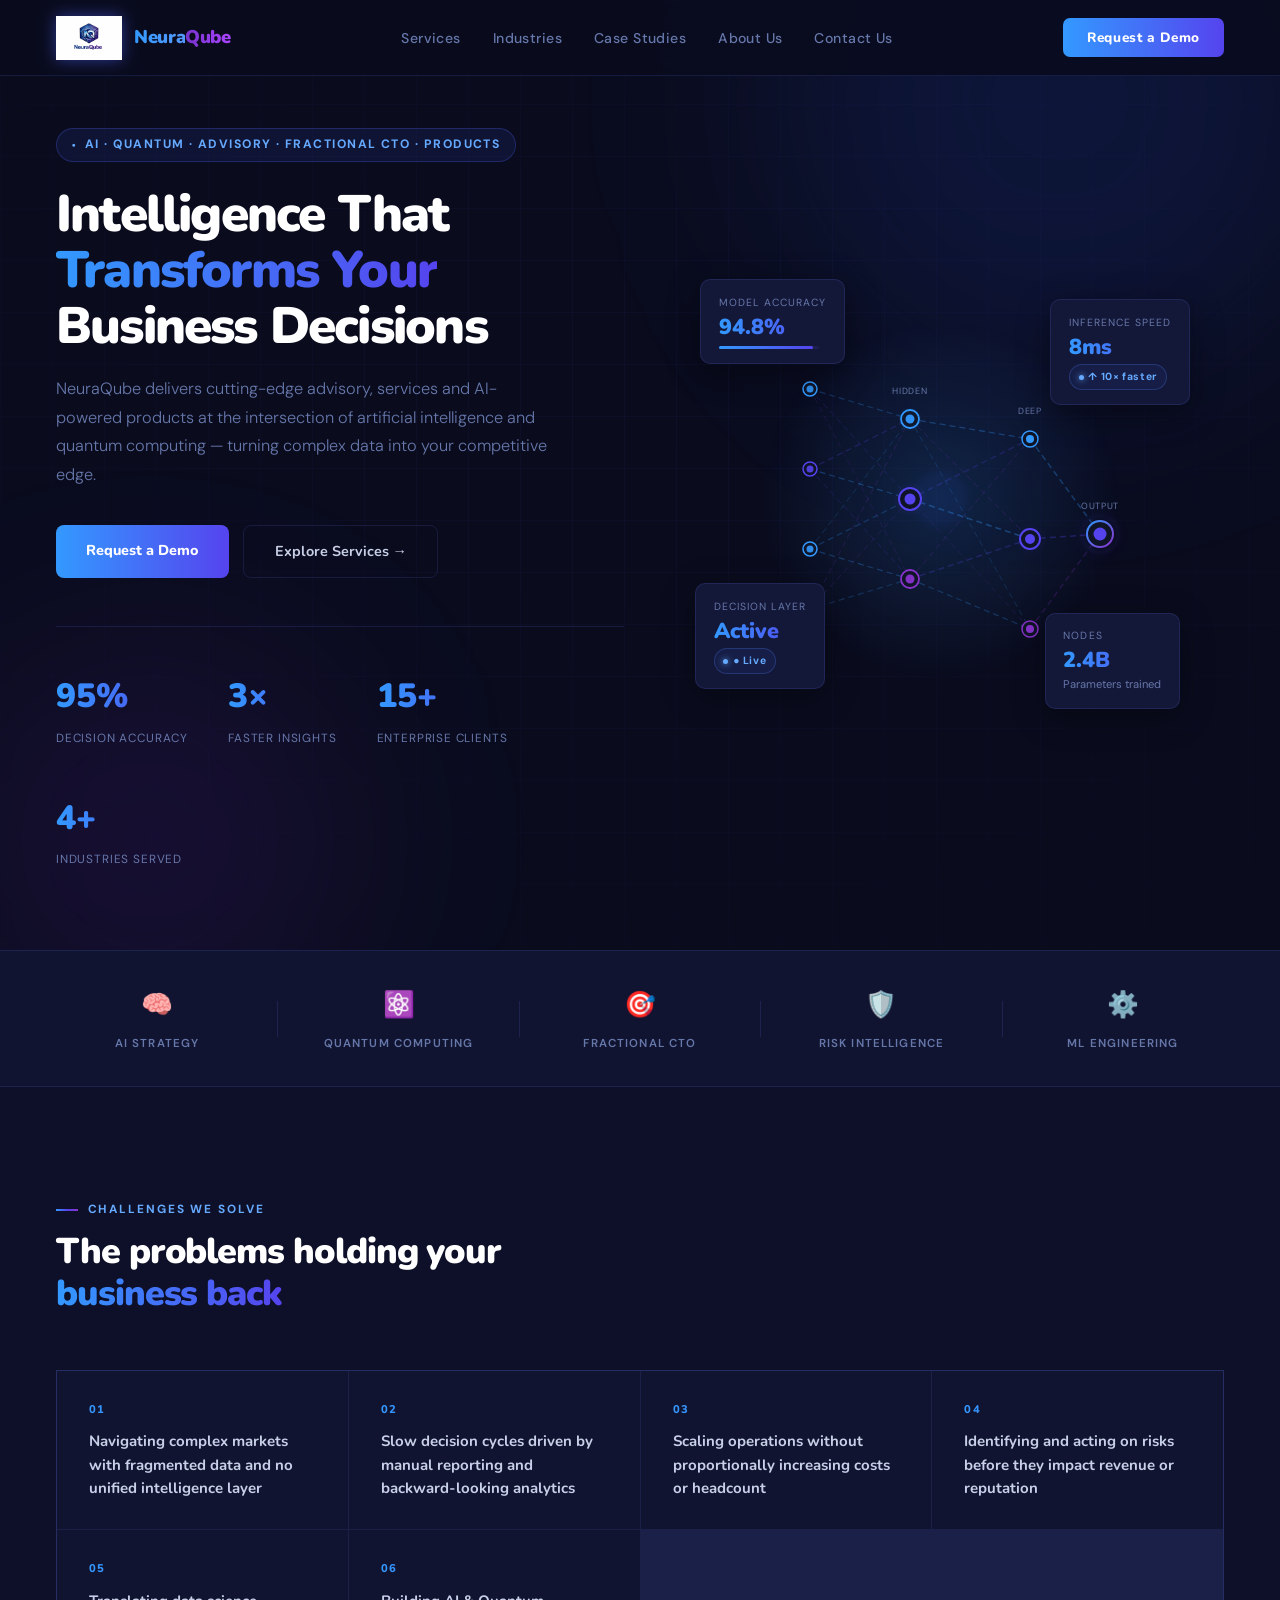
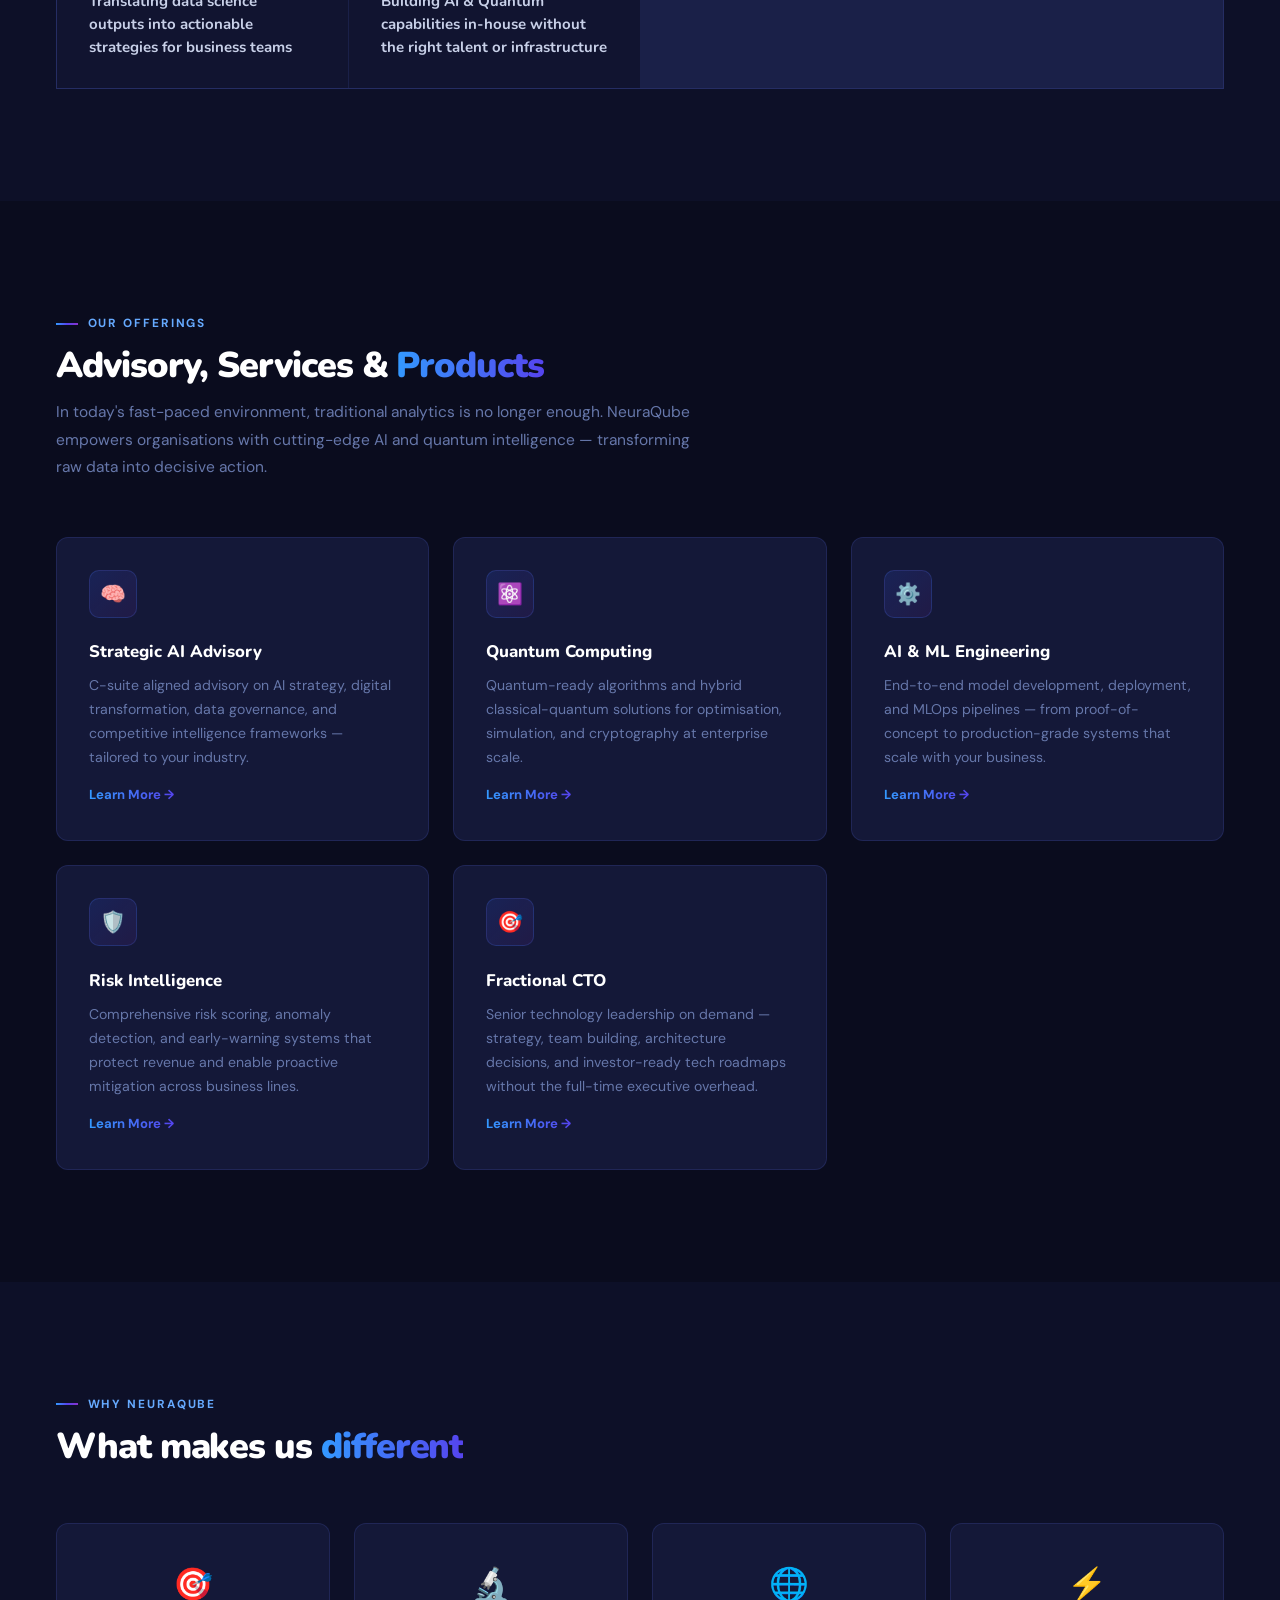
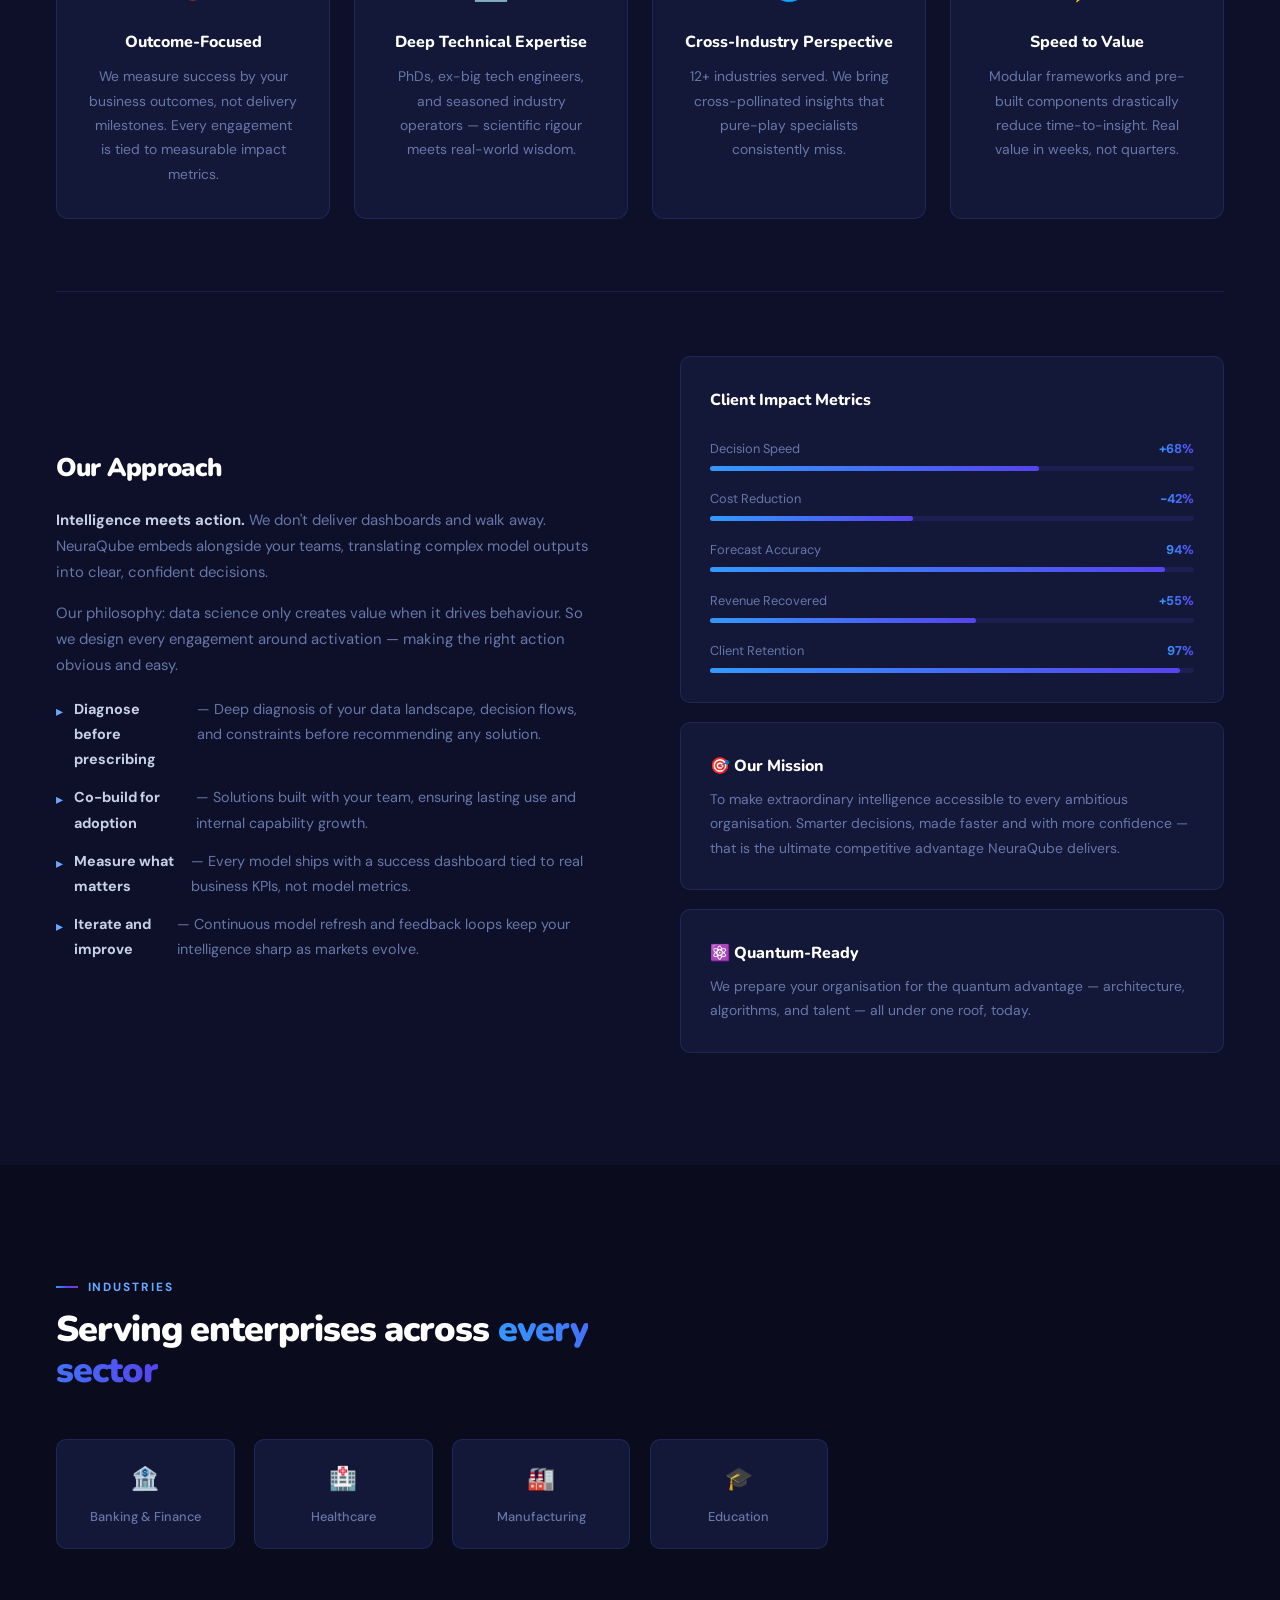
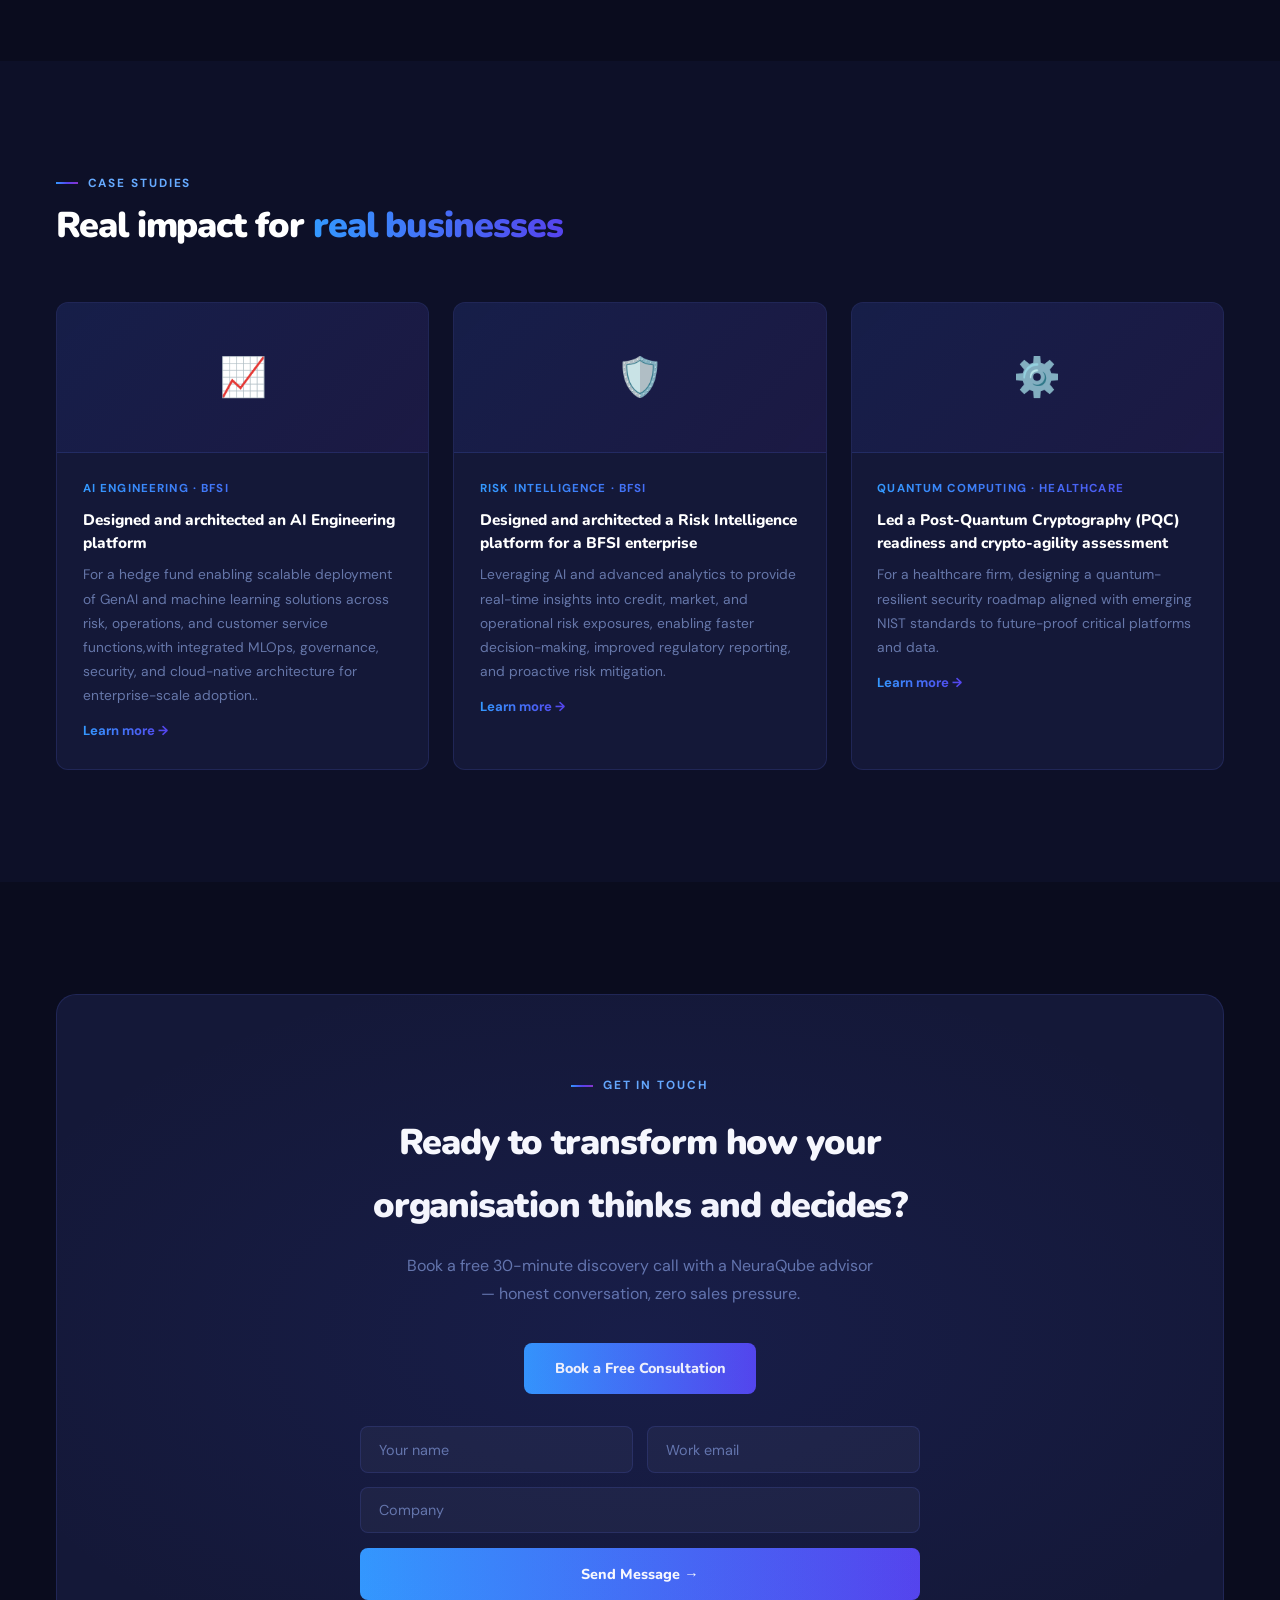
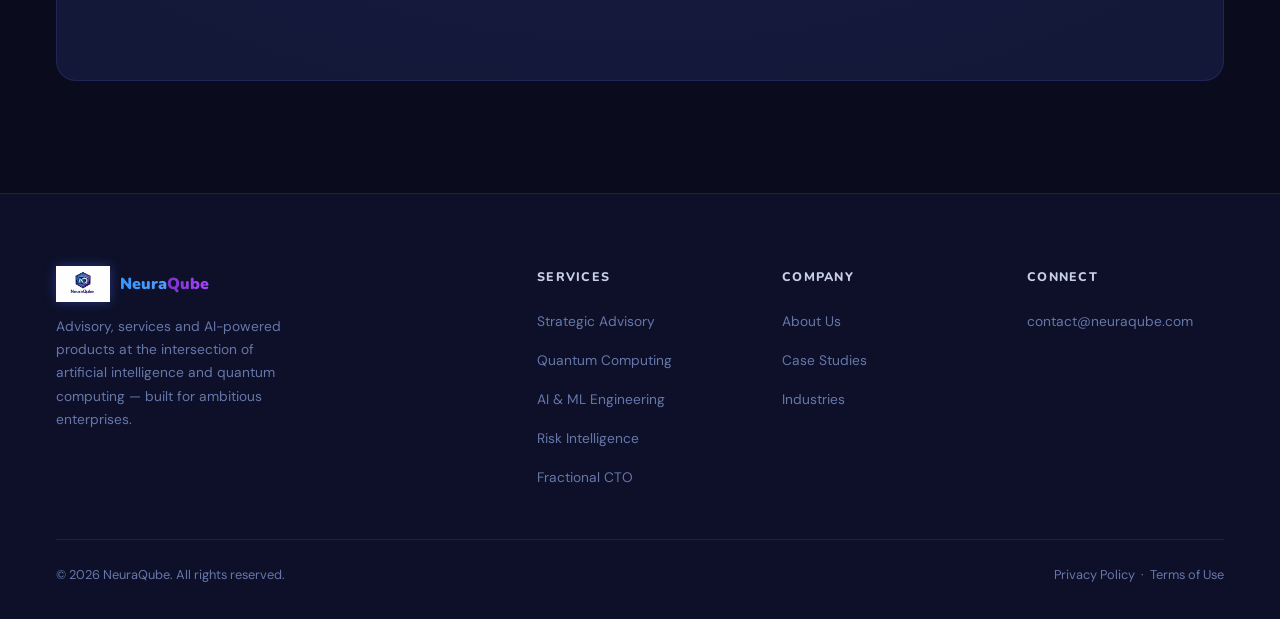
<file: index.html>
<!DOCTYPE html>
<html lang="en">
<head>
<meta charset="UTF-8"/>
<meta name="viewport" content="width=device-width, initial-scale=1.0"/>
<title>NeuraQube — AI & Quantum Advisory, Services & Products</title>
<link href="https://fonts.googleapis.com/css2?family=Nunito:wght@400;600;700;800;900&family=DM+Sans:wght@300;400;500&display=swap" rel="stylesheet"/>
<style>
:root {
  --navy:    #0a0c1e;
  --dark:    #0d1028;
  --surface: #111430;
  --card:    #141838;
  --border:  rgba(100,120,255,0.15);
  --blue:    #3355dd;
  --indigo:  #5544ee;
  --violet:  #7733cc;
  --cyan:    #66aaff;
  --white:   #ffffff;
  --text:    #c8d0e8;
  --muted:   #6677aa;
  --grad:    linear-gradient(90deg,#3399ff 0%,#5544ee 50%,#8833cc 100%);
  --grad-v:  linear-gradient(150deg,#3399ff 0%,#5544ee 55%,#8833cc 100%);
  --font-h:  'Nunito', sans-serif;
  --font-b:  'DM Sans', sans-serif;
}
*,*::before,*::after{box-sizing:border-box;margin:0;padding:0;}
html{scroll-behavior:smooth;}
body{background:var(--navy);color:var(--text);font-family:var(--font-b);font-size:16px;line-height:1.75;overflow-x:hidden;}
::-webkit-scrollbar{width:4px;}
::-webkit-scrollbar-track{background:var(--navy);}
::-webkit-scrollbar-thumb{background:var(--indigo);border-radius:2px;}

/* ANIMATIONS */
@keyframes fadeUp{from{opacity:0;transform:translateY(28px)}to{opacity:1;transform:none}}
@keyframes gradShift{0%{background-position:0%50%}50%{background-position:100%50%}100%{background-position:0%50%}}
@keyframes float{0%,100%{transform:translateY(0)}50%{transform:translateY(-14px)}}
@keyframes pulse{0%,100%{opacity:1}50%{opacity:.35}}
@keyframes spin{from{transform:rotate(0deg)}to{transform:rotate(360deg)}}
@keyframes ringPulse{0%,100%{transform:scale(1);opacity:0.3}50%{transform:scale(1.15);opacity:0.08}}

.reveal{opacity:0;transform:translateY(26px);transition:opacity .75s ease,transform .75s ease;}
.reveal.visible{opacity:1;transform:none;}
.d1{transition-delay:.08s}.d2{transition-delay:.16s}.d3{transition-delay:.24s}
.d4{transition-delay:.32s}.d5{transition-delay:.4s}.d6{transition-delay:.48s}

/* ─── NAV ─── */
#nav{
  position:fixed;top:0;left:0;right:0;z-index:200;
  display:flex;align-items:center;justify-content:space-between;
  padding:0 3.5rem;height:76px;
  background:rgba(10,12,30,.88);
  backdrop-filter:blur(22px);
  border-bottom:1px solid var(--border);
  transition:background .3s,height .3s;
}
.nav-logo{display:flex;align-items:center;gap:12px;text-decoration:none;}
.nav-logo img{height:44px;width:auto;filter:drop-shadow(0 0 8px rgba(80,100,255,0.5));}
.nav-brand{font-family:var(--font-h);font-size:1.15rem;font-weight:900;letter-spacing:-.02em;}
.nav-brand span:first-child{background:linear-gradient(90deg,#3399ff,#5599ff);-webkit-background-clip:text;-webkit-text-fill-color:transparent;background-clip:text;}
.nav-brand span:last-child{background:linear-gradient(90deg,#7733cc,#aa44ff);-webkit-background-clip:text;-webkit-text-fill-color:transparent;background-clip:text;}
.nav-links{display:flex;gap:2rem;list-style:none;}
.nav-links a{color:var(--muted);text-decoration:none;font-size:.88rem;font-weight:500;letter-spacing:.03em;transition:color .2s;}
.nav-links a:hover{color:var(--cyan);}
.nav-cta{
  background:var(--grad);background-size:200%;
  animation:gradShift 5s linear infinite;
  color:#fff;border:none;padding:.62rem 1.5rem;
  font-family:var(--font-h);font-weight:800;font-size:.85rem;letter-spacing:.04em;
  border-radius:7px;cursor:pointer;
  transition:transform .15s,box-shadow .2s;
}
.nav-cta:hover{transform:scale(1.05);box-shadow:0 0 24px rgba(80,80,255,.35);}
.hamburger{display:none;flex-direction:column;gap:5px;cursor:pointer;background:none;border:none;}
.hamburger span{display:block;width:24px;height:2px;background:var(--cyan);border-radius:1px;}

/* ─── HERO ─── */
.hero{
  min-height:100vh;
  display:grid;grid-template-columns:1fr 1fr;align-items:center;gap:2rem;
  padding:8rem 3.5rem 5rem;
  position:relative;overflow:hidden;
}
.hero-bg-grid{
  position:absolute;inset:0;
  background-image:linear-gradient(rgba(80,80,220,.06) 1px,transparent 1px),linear-gradient(90deg,rgba(80,80,220,.06) 1px,transparent 1px);
  background-size:52px 52px;
  mask-image:radial-gradient(ellipse 80% 80% at 50% 40%,black,transparent);
}
.hero-blob{position:absolute;border-radius:50%;pointer-events:none;filter:blur(100px);}
.blob1{width:560px;height:560px;background:rgba(40,80,220,.14);top:-180px;right:-60px;}
.blob2{width:380px;height:380px;background:rgba(120,40,200,.12);bottom:-80px;left:-40px;}

.hero-left{position:relative;z-index:2;animation:fadeUp .9s ease both;}

.eyebrow{
  display:inline-flex;align-items:center;gap:.5rem;
  background:rgba(80,100,255,.1);border:1px solid rgba(80,100,255,.25);
  padding:.32rem .9rem;border-radius:50px;
  font-size:.76rem;font-weight:700;letter-spacing:.12em;text-transform:uppercase;
  color:var(--cyan);margin-bottom:1.5rem;
}
.eyebrow::before{content:'●';font-size:.42rem;animation:pulse 2s infinite;}

.hero h1{
  font-family:var(--font-h);font-size:clamp(2.2rem,4vw,3.8rem);
  font-weight:900;line-height:1.1;letter-spacing:-.035em;color:var(--white);
  margin-bottom:1.3rem;
}
.grad-text{
  background:var(--grad);background-size:200%;
  -webkit-background-clip:text;-webkit-text-fill-color:transparent;background-clip:text;
  animation:gradShift 5s linear infinite;
}
.hero-sub{font-size:1.02rem;color:var(--muted);max-width:500px;margin-bottom:2.2rem;font-weight:300;}

.btn-row{display:flex;gap:.9rem;flex-wrap:wrap;}
.btn-primary{
  background:var(--grad);background-size:200%;animation:gradShift 5s linear infinite;
  color:#fff;border:none;padding:.82rem 1.9rem;
  font-family:var(--font-h);font-weight:800;font-size:.9rem;border-radius:8px;
  cursor:pointer;text-decoration:none;display:inline-block;
  transition:transform .15s,box-shadow .2s;
}
.btn-primary:hover{transform:scale(1.04);box-shadow:0 0 28px rgba(80,80,255,.4);}
.btn-ghost{
  background:transparent;color:var(--text);border:1px solid var(--border);
  padding:.82rem 1.9rem;font-family:var(--font-h);font-weight:700;font-size:.9rem;
  border-radius:8px;cursor:pointer;text-decoration:none;display:inline-block;
  transition:border-color .2s,color .2s;
}
.btn-ghost:hover{border-color:var(--cyan);color:var(--cyan);}

.hero-stats{display:flex;gap:2.5rem;flex-wrap:wrap;margin-top:3rem;padding-top:2.5rem;border-top:1px solid var(--border);}
.stat-n{font-family:var(--font-h);font-size:2.1rem;font-weight:900;background:var(--grad);background-size:200%;-webkit-background-clip:text;-webkit-text-fill-color:transparent;background-clip:text;animation:gradShift 5s linear infinite;}
.stat-l{font-size:.74rem;color:var(--muted);letter-spacing:.07em;text-transform:uppercase;margin-top:2px;}

/* Hero right - tech viz */
.hero-right{display:flex;align-items:center;justify-content:center;position:relative;z-index:2;}

/* Neural network canvas */
.hero-viz{position:relative;width:460px;height:460px;flex-shrink:0;}
.hero-viz svg{position:absolute;inset:0;width:100%;height:100%;overflow:visible;}

/* Metric cards */
.viz-card{
  position:absolute;background:var(--card);
  border:1px solid var(--border);border-radius:10px;
  padding:.85rem 1.1rem;backdrop-filter:blur(8px);
  box-shadow:0 8px 32px rgba(0,0,0,.4);
}
.viz-card-tl{top:10px;left:-10px;animation:float 6s ease-in-out infinite;}
.viz-card-tr{top:30px;right:-20px;animation:float 7s 1s ease-in-out infinite;}
.viz-card-bl{bottom:40px;left:-15px;animation:float 5s 2s ease-in-out infinite;}
.viz-card-br{bottom:20px;right:-10px;animation:float 6.5s .5s ease-in-out infinite;}
.viz-card-label{font-size:.65rem;letter-spacing:.1em;text-transform:uppercase;color:var(--muted);margin-bottom:.3rem;}
.viz-card-val{font-family:var(--font-h);font-size:1.35rem;font-weight:900;background:var(--grad);background-size:200%;-webkit-background-clip:text;-webkit-text-fill-color:transparent;background-clip:text;animation:gradShift 5s linear infinite;line-height:1;}
.viz-card-sub{font-size:.7rem;color:var(--muted);margin-top:.2rem;}
.viz-card-bar{margin-top:.5rem;height:3px;background:rgba(80,80,255,.12);border-radius:2px;width:100px;}
.viz-card-fill{height:3px;border-radius:2px;background:var(--grad);background-size:200%;animation:gradShift 5s linear infinite;}
.viz-tag{display:inline-flex;align-items:center;gap:.3rem;font-size:.65rem;font-weight:700;letter-spacing:.06em;padding:.2rem .55rem;border-radius:20px;border:1px solid rgba(80,130,255,.25);background:rgba(50,100,255,.08);color:var(--cyan);margin-top:.35rem;}
.viz-tag::before{content:'';width:5px;height:5px;border-radius:50%;background:var(--cyan);box-shadow:0 0 6px var(--cyan);animation:pulse 2s infinite;}


/* ─── CAPABILITIES STRIP ─── */
.cap-strip{
  background:var(--surface);
  border-top:1px solid var(--border);
  border-bottom:1px solid var(--border);
  padding:2rem 3.5rem;
}
.cap-inner{
  max-width:1200px;margin:0 auto;
  display:flex;align-items:center;justify-content:space-between;
  flex-wrap:wrap;gap:1.2rem;
}
.cap-item{display:flex;flex-direction:column;align-items:center;gap:.4rem;flex:1;min-width:100px;}
.cap-icon{font-size:1.6rem;}
.cap-label{font-size:.72rem;letter-spacing:.1em;text-transform:uppercase;color:var(--muted);font-weight:600;text-align:center;}
.cap-divider{width:1px;height:36px;background:var(--border);flex-shrink:0;}
@media(max-width:960px){.cap-strip{padding:1.5rem;}.cap-divider{display:none;}.cap-item{min-width:80px;}}

/* ─── SECTIONS ─── */
section{padding:7rem 3.5rem;position:relative;}
.container{max-width:1200px;margin:0 auto;}
.sec-label{
  font-size:.74rem;letter-spacing:.16em;text-transform:uppercase;
  color:var(--cyan);font-weight:700;display:flex;align-items:center;gap:.6rem;margin-bottom:.7rem;
}
.sec-label::before{content:'';width:22px;height:2px;background:var(--grad);flex-shrink:0;}
.sec-title{
  font-family:var(--font-h);font-size:clamp(1.7rem,2.8vw,2.5rem);
  font-weight:900;letter-spacing:-.03em;line-height:1.15;color:var(--white);max-width:600px;
}

/* ─── CHALLENGES ─── */
#challenges{background:var(--dark);}
.challenges-wrap{display:grid;grid-template-columns:repeat(auto-fill,minmax(290px,1fr));gap:1px;margin-top:3.5rem;background:var(--border);border:1px solid var(--border);}
.ch-card{
  background:var(--surface);padding:1.8rem 2rem;
  position:relative;overflow:hidden;transition:background .25s;
}
.ch-card::before{content:'';position:absolute;top:0;left:0;right:0;height:2.5px;background:var(--grad);transform:scaleX(0);transform-origin:left;transition:transform .4s;}
.ch-card:hover{background:var(--card);}
.ch-card:hover::before{transform:scaleX(1);}
.ch-num{font-family:var(--font-h);font-size:.7rem;font-weight:800;letter-spacing:.12em;text-transform:uppercase;background:var(--grad);background-size:200%;-webkit-background-clip:text;-webkit-text-fill-color:transparent;background-clip:text;animation:gradShift 5s linear infinite;margin-bottom:.7rem;}
.ch-card h4{font-family:var(--font-h);font-size:.94rem;font-weight:700;color:var(--text);line-height:1.55;}

/* ─── OFFERINGS ─── */
#offerings{background:var(--navy);}
.off-intro{color:var(--muted);max-width:640px;margin-top:.8rem;font-size:.97rem;}
.off-grid{display:grid;grid-template-columns:repeat(auto-fill,minmax(320px,1fr));gap:1.5rem;margin-top:3.5rem;}
.off-card{
  background:var(--card);border:1px solid var(--border);border-radius:12px;
  padding:2rem;position:relative;overflow:hidden;
  transition:border-color .3s,transform .3s;cursor:pointer;
}
.off-card::after{content:'';position:absolute;inset:0;background:linear-gradient(135deg,rgba(50,100,255,.05),rgba(150,50,200,.04));opacity:0;transition:opacity .3s;border-radius:12px;}
.off-card:hover{border-color:rgba(80,130,255,.4);transform:translateY(-5px);}
.off-card:hover::after{opacity:1;}
.off-icon{width:48px;height:48px;border-radius:10px;background:linear-gradient(135deg,rgba(50,100,255,.15),rgba(150,50,200,.1));border:1px solid rgba(80,120,255,.2);display:flex;align-items:center;justify-content:center;font-size:1.3rem;margin-bottom:1.2rem;}
.off-card h3{font-family:var(--font-h);font-size:1.05rem;font-weight:800;color:var(--white);margin-bottom:.5rem;}
.off-card p{color:var(--muted);font-size:.88rem;line-height:1.7;}
.off-link{display:inline-flex;align-items:center;gap:.35rem;font-size:.82rem;font-weight:700;text-decoration:none;margin-top:.9rem;background:var(--grad);background-size:200%;-webkit-background-clip:text;-webkit-text-fill-color:transparent;background-clip:text;animation:gradShift 5s linear infinite;transition:gap .2s;}
.off-link:hover{gap:.6rem;}

/* ─── WHY US ─── */
#why{background:var(--dark);}
.why-cards{display:grid;grid-template-columns:repeat(auto-fill,minmax(240px,1fr));gap:1.5rem;margin-top:3.5rem;}
.why-card{
  background:var(--card);border:1px solid var(--border);border-radius:12px;
  padding:2rem;text-align:center;transition:border-color .3s,transform .3s;
}
.why-card:hover{border-color:rgba(80,130,255,.35);transform:translateY(-4px);}
.why-icon{font-size:2rem;margin-bottom:1rem;display:block;}
.why-card h4{font-family:var(--font-h);font-size:1rem;font-weight:800;color:var(--white);margin-bottom:.5rem;}
.why-card p{font-size:.87rem;color:var(--muted);}

.why-approach{display:grid;grid-template-columns:1fr 1fr;gap:5rem;align-items:center;margin-top:4.5rem;padding-top:4rem;border-top:1px solid var(--border);}
.approach-text h3{font-family:var(--font-h);font-size:1.6rem;font-weight:900;color:var(--white);letter-spacing:-.03em;margin-bottom:1rem;}
.approach-text p{color:var(--muted);font-size:.93rem;margin-bottom:.9rem;}
.approach-list{list-style:none;margin-top:1.2rem;display:flex;flex-direction:column;gap:.8rem;}
.approach-list li{display:flex;align-items:flex-start;gap:.7rem;font-size:.9rem;color:var(--muted);}
.approach-list li::before{content:'▸';color:var(--cyan);flex-shrink:0;margin-top:2px;}
.approach-list strong{color:var(--text);}
.approach-panels{display:flex;flex-direction:column;gap:1.2rem;}
.ap-panel{background:var(--card);border:1px solid var(--border);border-radius:10px;padding:1.8rem;transition:border-color .3s;}
.ap-panel:hover{border-color:rgba(80,130,255,.3);}
.ap-panel h4{font-family:var(--font-h);font-size:1rem;font-weight:800;color:var(--white);margin-bottom:.45rem;}
.ap-panel p{font-size:.87rem;color:var(--muted);}

/* Metrics bar */
.metrics{margin-top:1.5rem;display:flex;flex-direction:column;gap:1.1rem;}
.metric label{display:flex;justify-content:space-between;font-size:.8rem;color:var(--muted);margin-bottom:.35rem;}
.metric label span{background:var(--grad);background-size:200%;-webkit-background-clip:text;-webkit-text-fill-color:transparent;background-clip:text;animation:gradShift 5s linear infinite;font-weight:800;}
.mbar{height:5px;background:rgba(80,80,255,.12);border-radius:3px;}
.mfill{height:5px;border-radius:3px;background:var(--grad);background-size:200%;animation:gradShift 5s linear infinite;}

/* ─── INDUSTRIES ─── */
#industries{background:var(--navy);}
.ind-grid{display:grid;grid-template-columns:repeat(auto-fill,minmax(160px,1fr));gap:1.2rem;margin-top:3rem;}
.ind-pill{
  background:var(--card);border:1px solid var(--border);border-radius:10px;
  padding:1.2rem 1rem;text-align:center;
  transition:border-color .25s,transform .25s;cursor:default;
}
.ind-pill:hover{border-color:rgba(80,130,255,.35);transform:translateY(-3px);}
.ind-pill span{font-size:1.4rem;display:block;margin-bottom:.5rem;}
.ind-pill p{font-size:.8rem;color:var(--muted);font-weight:500;}

/* ─── CASE STUDIES ─── */
#cases{background:var(--dark);}
.cases-grid{display:grid;grid-template-columns:repeat(auto-fill,minmax(320px,1fr));gap:1.5rem;margin-top:3.5rem;}
.case-card{background:var(--card);border:1px solid var(--border);border-radius:12px;overflow:hidden;transition:border-color .3s,transform .3s;}
.case-card:hover{border-color:rgba(140,60,200,.4);transform:translateY(-4px);}
.case-thumb{height:150px;display:flex;align-items:center;justify-content:center;font-size:2.4rem;background:linear-gradient(135deg,rgba(40,80,220,.1),rgba(120,40,200,.08));border-bottom:1px solid var(--border);}
.case-body{padding:1.6rem;}
.case-tag{font-size:.72rem;letter-spacing:.1em;text-transform:uppercase;font-weight:700;background:var(--grad);background-size:200%;-webkit-background-clip:text;-webkit-text-fill-color:transparent;background-clip:text;animation:gradShift 5s linear infinite;margin-bottom:.6rem;}
.case-card h3{font-family:var(--font-h);font-size:.96rem;font-weight:800;color:var(--white);line-height:1.5;margin-bottom:.5rem;}
.case-card p{font-size:.86rem;color:var(--muted);}
.case-link{display:inline-flex;align-items:center;gap:.35rem;font-size:.82rem;font-weight:700;text-decoration:none;margin-top:.8rem;background:var(--grad);background-size:200%;-webkit-background-clip:text;-webkit-text-fill-color:transparent;background-clip:text;animation:gradShift 5s linear infinite;}

/* ─── CTA ─── */
#contact{background:var(--navy);}
.cta-box{
  background:var(--card);border:1px solid var(--border);border-radius:20px;
  padding:5rem 3rem;text-align:center;position:relative;overflow:hidden;
}
.cta-box::before{content:'';position:absolute;inset:0;background:radial-gradient(ellipse 60% 55% at 50% 50%,rgba(60,80,220,.1),transparent);pointer-events:none;}
.cta-box h2{font-family:var(--font-h);font-size:clamp(1.7rem,2.8vw,2.4rem);font-weight:900;letter-spacing:-.03em;color:var(--white);max-width:640px;margin:0 auto .9rem;}
.cta-box p{color:var(--muted);max-width:480px;margin:0 auto 2.2rem;}
.cta-form{display:flex;flex-wrap:wrap;gap:.9rem;justify-content:center;max-width:560px;margin:2rem auto 0;}
.cta-input{flex:1;min-width:200px;padding:.82rem 1.1rem;background:rgba(255,255,255,.04);border:1px solid var(--border);color:var(--white);font-family:var(--font-b);font-size:.9rem;border-radius:8px;outline:none;transition:border-color .2s;}
.cta-input:focus{border-color:var(--cyan);}
.cta-input::placeholder{color:var(--muted);}

/* ─── FOOTER ─── */
footer{background:var(--dark);border-top:1px solid var(--border);padding:4.5rem 3.5rem 2rem;}
.footer-inner{max-width:1200px;margin:0 auto;}
.footer-grid{display:grid;grid-template-columns:2.2fr 1fr 1fr 1fr;gap:3rem;}
.footer-brand p{color:var(--muted);font-size:.86rem;line-height:1.7;max-width:240px;margin-top:.8rem;}
.footer-logo-wrap{display:flex;align-items:center;gap:10px;}
.footer-logo-wrap img{height:36px;width:auto;filter:drop-shadow(0 0 6px rgba(80,100,255,0.4));}
.footer-logo-wrap .brand-name{font-family:var(--font-h);font-size:1rem;font-weight:900;}
.footer-logo-wrap .brand-name span:first-child{background:linear-gradient(90deg,#3399ff,#5599ff);-webkit-background-clip:text;-webkit-text-fill-color:transparent;background-clip:text;}
.footer-logo-wrap .brand-name span:last-child{background:linear-gradient(90deg,#7733cc,#aa44ff);-webkit-background-clip:text;-webkit-text-fill-color:transparent;background-clip:text;}
.footer-col h5{font-family:var(--font-h);font-size:.78rem;font-weight:800;letter-spacing:.1em;text-transform:uppercase;color:var(--text);margin-bottom:1.2rem;}
.footer-col ul{list-style:none;display:flex;flex-direction:column;gap:.7rem;}
.footer-col a{color:var(--muted);text-decoration:none;font-size:.86rem;transition:color .2s;}
.footer-col a:hover{color:var(--cyan);}
.footer-bottom{display:flex;justify-content:space-between;align-items:center;margin-top:3rem;padding-top:1.5rem;border-top:1px solid var(--border);flex-wrap:wrap;gap:.8rem;}
.footer-bottom p{color:var(--muted);font-size:.8rem;}

/* ─── RESPONSIVE ─── */
@media(max-width:960px){
  #nav{padding:0 1.5rem;}
  .nav-links{display:none;}
  .hamburger{display:flex;}
  .hero{grid-template-columns:1fr;padding:7rem 1.5rem 4rem;gap:3rem;}
  .hero-right{order:-1;}
  .hero-viz{width:320px;height:320px;}
  .viz-card-tl,.viz-card-tr{display:none;}
  .viz-card-br{right:0;}
  .why-approach{grid-template-columns:1fr;gap:2.5rem;}
  .footer-grid{grid-template-columns:1fr 1fr;}
  section{padding:5rem 1.5rem;}
}
@media(max-width:600px){
  .footer-grid{grid-template-columns:1fr;}
  .hero-stats{gap:1.5rem;}
  .cta-form .cta-input{min-width:100%;}
}
</style>
</head>
<body>
<div id="main-site">
<!-- NAV -->
<nav id="nav">
  <a href="#" class="nav-logo">
    <img src="[data-uri]" alt="NeuraQube Logo"/>
    <span class="nav-brand"><span>Neura</span><span>Qube</span></span>
  </a>
  <ul class="nav-links">
    <li><a href="#offerings">Services</a></li>
    <li><a href="#industries">Industries</a></li>
    <li><a href="#cases">Case Studies</a></li>
    <li><a href="#why">About Us</a></li>
    <li><a href="#contact">Contact Us</a></li>
  </ul>
  <button class="nav-cta">Request a Demo</button>
  <button class="hamburger"><span></span><span></span><span></span></button>
</nav>

<!-- HERO -->
<section class="hero" id="home">
  <div class="hero-bg-grid"></div>
  <div class="hero-blob blob1"></div>
  <div class="hero-blob blob2"></div>

  <div class="hero-left">
    <div class="eyebrow">AI · Quantum · Advisory · Fractional CTO · Products</div>
    <h1>
      Intelligence That<br/>
      <span class="grad-text">Transforms Your</span><br/>
      Business Decisions
    </h1>
    <p class="hero-sub">
      NeuraQube delivers cutting-edge advisory, services and AI-powered products at the intersection of artificial intelligence and quantum computing — turning complex data into your competitive edge.
    </p>
    <div class="btn-row">
      <a href="#contact" class="btn-primary">Request a Demo</a>
      <a href="#offerings" class="btn-ghost">Explore Services →</a>
    </div>
    <div class="hero-stats">
      <div><div class="stat-n">95%</div><div class="stat-l">Decision Accuracy</div></div>
      <div><div class="stat-n">3×</div><div class="stat-l">Faster Insights</div></div>
      <div><div class="stat-n">15+</div><div class="stat-l">Enterprise Clients</div></div>
      <div><div class="stat-n">4+</div><div class="stat-l">Industries Served</div></div>
    </div>
  </div>

  <div class="hero-right">
    <div class="hero-viz">
      <!-- Neural network SVG -->
      <svg viewBox="0 0 460 460" xmlns="http://www.w3.org/2000/svg">
        <defs>
          <radialGradient id="glow" cx="50%" cy="50%" r="50%">
            <stop offset="0%" stop-color="#3399ff" stop-opacity="0.18"/>
            <stop offset="100%" stop-color="#3399ff" stop-opacity="0"/>
          </radialGradient>
          <filter id="blur4"><feGaussianBlur stdDeviation="4"/></filter>
          <filter id="blur2"><feGaussianBlur stdDeviation="2"/></filter>
          <!-- Animated dash -->
          <style>
            .edge{stroke-dasharray:6 4;stroke-dashoffset:0;animation:dash 3s linear infinite;}
            .edge2{stroke-dasharray:6 4;stroke-dashoffset:0;animation:dash 4s linear infinite reverse;}
            .edge3{stroke-dasharray:6 4;stroke-dashoffset:0;animation:dash 2.5s 1s linear infinite;}
            @keyframes dash{to{stroke-dashoffset:-20}}
            .node-pulse{animation:npulse 3s ease-in-out infinite;}
            .node-pulse2{animation:npulse 3s 1s ease-in-out infinite;}
            .node-pulse3{animation:npulse 3s 2s ease-in-out infinite;}
            @keyframes npulse{0%,100%{r:7}50%{r:9}}
          </style>
        </defs>

        <!-- Background glow -->
        <ellipse cx="230" cy="230" rx="180" ry="180" fill="url(#glow)"/>

        <!-- Layer 1 nodes (input) -->
        <!-- Layer 2 nodes (hidden) -->
        <!-- Layer 3 nodes (output) -->

        <!-- Edges L1→L2 -->
        <line x1="100" y1="120" x2="200" y2="150" class="edge" stroke="rgba(51,153,255,0.25)" stroke-width="1.2"/>
        <line x1="100" y1="200" x2="200" y2="150" class="edge2" stroke="rgba(85,68,238,0.25)" stroke-width="1.2"/>
        <line x1="100" y1="280" x2="200" y2="150" class="edge3" stroke="rgba(51,153,255,0.18)" stroke-width="1"/>
        <line x1="100" y1="340" x2="200" y2="150" class="edge" stroke="rgba(136,51,204,0.2)" stroke-width="1"/>

        <line x1="100" y1="120" x2="200" y2="230" class="edge2" stroke="rgba(85,68,238,0.2)" stroke-width="1"/>
        <line x1="100" y1="200" x2="200" y2="230" class="edge" stroke="rgba(51,153,255,0.3)" stroke-width="1.2"/>
        <line x1="100" y1="280" x2="200" y2="230" class="edge2" stroke="rgba(51,153,255,0.25)" stroke-width="1.2"/>
        <line x1="100" y1="340" x2="200" y2="230" class="edge3" stroke="rgba(136,51,204,0.18)" stroke-width="1"/>

        <line x1="100" y1="120" x2="200" y2="310" class="edge3" stroke="rgba(136,51,204,0.15)" stroke-width="1"/>
        <line x1="100" y1="200" x2="200" y2="310" class="edge" stroke="rgba(85,68,238,0.2)" stroke-width="1"/>
        <line x1="100" y1="280" x2="200" y2="310" class="edge2" stroke="rgba(51,153,255,0.28)" stroke-width="1.2"/>
        <line x1="100" y1="340" x2="200" y2="310" class="edge" stroke="rgba(51,153,255,0.22)" stroke-width="1.2"/>

        <!-- Edges L2→L3 -->
        <line x1="200" y1="150" x2="320" y2="170" class="edge2" stroke="rgba(51,153,255,0.3)" stroke-width="1.3"/>
        <line x1="200" y1="230" x2="320" y2="170" class="edge" stroke="rgba(85,68,238,0.25)" stroke-width="1.3"/>
        <line x1="200" y1="310" x2="320" y2="170" class="edge3" stroke="rgba(136,51,204,0.2)" stroke-width="1"/>

        <line x1="200" y1="150" x2="320" y2="270" class="edge3" stroke="rgba(136,51,204,0.2)" stroke-width="1"/>
        <line x1="200" y1="230" x2="320" y2="270" class="edge" stroke="rgba(51,153,255,0.35)" stroke-width="1.5"/>
        <line x1="200" y1="310" x2="320" y2="270" class="edge2" stroke="rgba(85,68,238,0.28)" stroke-width="1.3"/>

        <line x1="200" y1="150" x2="320" y2="360" class="edge" stroke="rgba(51,153,255,0.18)" stroke-width="1"/>
        <line x1="200" y1="230" x2="320" y2="360" class="edge3" stroke="rgba(136,51,204,0.15)" stroke-width="1"/>
        <line x1="200" y1="310" x2="320" y2="360" class="edge2" stroke="rgba(51,153,255,0.25)" stroke-width="1.2"/>

        <!-- Edges L3→output -->
        <line x1="320" y1="170" x2="390" y2="265" class="edge" stroke="rgba(51,153,255,0.3)" stroke-width="1.5"/>
        <line x1="320" y1="270" x2="390" y2="265" class="edge2" stroke="rgba(85,68,238,0.3)" stroke-width="1.5"/>
        <line x1="320" y1="360" x2="390" y2="265" class="edge3" stroke="rgba(136,51,204,0.25)" stroke-width="1.2"/>

        <!-- Glow blur behind nodes -->
        <circle cx="230" cy="230" r="28" fill="#3355dd" opacity="0.08" filter="url(#blur4)"/>

        <!-- Layer 1: Input nodes -->
        <g>
          <circle cx="100" cy="120" r="7" fill="#0f1427" stroke="#3399ff" stroke-width="1.5" class="node-pulse"/>
          <circle cx="100" cy="120" r="3.5" fill="#3399ff" opacity="0.9"/>
          <circle cx="100" cy="200" r="7" fill="#0f1427" stroke="#5544ee" stroke-width="1.5" class="node-pulse2"/>
          <circle cx="100" cy="200" r="3.5" fill="#5544ee" opacity="0.9"/>
          <circle cx="100" cy="280" r="7" fill="#0f1427" stroke="#3399ff" stroke-width="1.5" class="node-pulse3"/>
          <circle cx="100" cy="280" r="3.5" fill="#3399ff" opacity="0.9"/>
          <circle cx="100" cy="340" r="7" fill="#0f1427" stroke="#8833cc" stroke-width="1.5" class="node-pulse"/>
          <circle cx="100" cy="340" r="3.5" fill="#8833cc" opacity="0.9"/>
        </g>

        <!-- Layer 2: Hidden nodes -->
        <g>
          <circle cx="200" cy="150" r="9" fill="#0f1427" stroke="#3399ff" stroke-width="1.8" class="node-pulse2"/>
          <circle cx="200" cy="150" r="4.5" fill="#3399ff" opacity="0.95"/>
          <circle cx="200" cy="150" r="9" fill="none" stroke="#3399ff" stroke-width="1" opacity="0.3" filter="url(#blur2)"/>
          <circle cx="200" cy="230" r="11" fill="#0f1427" stroke="#5544ee" stroke-width="2" class="node-pulse"/>
          <circle cx="200" cy="230" r="5.5" fill="#5544ee"/>
          <circle cx="200" cy="230" r="14" fill="none" stroke="#5544ee" stroke-width="1" opacity="0.25" filter="url(#blur2)"/>
          <circle cx="200" cy="310" r="9" fill="#0f1427" stroke="#8833cc" stroke-width="1.8" class="node-pulse3"/>
          <circle cx="200" cy="310" r="4.5" fill="#8833cc" opacity="0.95"/>
        </g>

        <!-- Layer 3: Deep nodes -->
        <g>
          <circle cx="320" cy="170" r="8" fill="#0f1427" stroke="#3399ff" stroke-width="1.5" class="node-pulse3"/>
          <circle cx="320" cy="170" r="4" fill="#3399ff"/>
          <circle cx="320" cy="270" r="10" fill="#0f1427" stroke="#5544ee" stroke-width="2" class="node-pulse"/>
          <circle cx="320" cy="270" r="5" fill="#5544ee"/>
          <circle cx="320" cy="270" r="13" fill="none" stroke="#5544ee" stroke-width="1" opacity="0.2" filter="url(#blur2)"/>
          <circle cx="320" cy="360" r="8" fill="#0f1427" stroke="#8833cc" stroke-width="1.5" class="node-pulse2"/>
          <circle cx="320" cy="360" r="4" fill="#8833cc"/>
        </g>

        <!-- Output node -->
        <circle cx="390" cy="265" r="13" fill="#0f1427" stroke="url(#og)" stroke-width="2"/>
        <circle cx="390" cy="265" r="6.5" fill="#5544ee"/>
        <circle cx="390" cy="265" r="18" fill="none" stroke="#5544ee" stroke-width="1.2" opacity="0.3" filter="url(#blur2)"/>
        <circle cx="390" cy="265" r="24" fill="none" stroke="#5544ee" stroke-width="0.7" opacity="0.15" filter="url(#blur2)"/>
        <defs><linearGradient id="og" x1="0%" y1="0%" x2="100%" y2="100%"><stop offset="0%" stop-color="#3399ff"/><stop offset="100%" stop-color="#8833cc"/></linearGradient></defs>

        <!-- Layer labels -->
        <text x="100" y="95" text-anchor="middle" fill="#6677aa" font-size="9" font-family="'DM Sans',sans-serif" letter-spacing="0.08em">INPUT</text>
        <text x="200" y="125" text-anchor="middle" fill="#6677aa" font-size="9" font-family="'DM Sans',sans-serif" letter-spacing="0.08em">HIDDEN</text>
        <text x="320" y="145" text-anchor="middle" fill="#6677aa" font-size="9" font-family="'DM Sans',sans-serif" letter-spacing="0.08em">DEEP</text>
        <text x="390" y="240" text-anchor="middle" fill="#6677aa" font-size="9" font-family="'DM Sans',sans-serif" letter-spacing="0.08em">OUTPUT</text>
      </svg>

      <!-- Floating metric cards -->
      <div class="viz-card viz-card-tl">
        <div class="viz-card-label">Model Accuracy</div>
        <div class="viz-card-val">94.8%</div>
        <div class="viz-card-bar"><div class="viz-card-fill" style="width:94%"></div></div>
      </div>

      <div class="viz-card viz-card-tr">
        <div class="viz-card-label">Inference Speed</div>
        <div class="viz-card-val">8ms</div>
        <div class="viz-tag">↑ 10× faster</div>
      </div>

      <div class="viz-card viz-card-bl">
        <div class="viz-card-label">Decision Layer</div>
        <div class="viz-card-val">Active</div>
        <div class="viz-tag">● Live</div>
      </div>

      <div class="viz-card viz-card-br">
        <div class="viz-card-label">Nodes</div>
        <div class="viz-card-val">2.4B</div>
        <div class="viz-card-sub">Parameters trained</div>
      </div>
    </div>
  </div>

</section>

<!-- HERO CAPABILITIES STRIP -->
<div class="cap-strip">
  <div class="cap-inner">
    <div class="cap-item reveal d1">
      <div class="cap-icon">🧠</div>
      <div class="cap-label">AI Strategy</div>
    </div>
    <div class="cap-divider"></div>
    <div class="cap-item reveal d2">
      <div class="cap-icon">⚛️</div>
      <div class="cap-label">Quantum Computing</div>
    </div>

    <div class="cap-divider"></div>
    <div class="cap-item reveal d4">
      <div class="cap-icon">🎯</div>
      <div class="cap-label">Fractional CTO</div>
    </div>
    <div class="cap-divider"></div>
    <div class="cap-item reveal d5">
      <div class="cap-icon">🛡️</div>
      <div class="cap-label">Risk Intelligence</div>
    </div>
    <div class="cap-divider"></div>
    <div class="cap-item reveal d6">
      <div class="cap-icon">⚙️</div>
      <div class="cap-label">ML Engineering</div>
    </div>
  </div>
</div>



<!-- CHALLENGES -->
<section id="challenges">
  <div class="container">
    <div class="sec-label reveal">Challenges We Solve</div>
    <h2 class="sec-title reveal">The problems holding your<br/><span class="grad-text">business back</span></h2>
    <div class="challenges-wrap">
      <div class="ch-card reveal d1"><div class="ch-num">01</div><h4>Navigating complex markets with fragmented data and no unified intelligence layer</h4></div>
      <div class="ch-card reveal d2"><div class="ch-num">02</div><h4>Slow decision cycles driven by manual reporting and backward-looking analytics</h4></div>
      <div class="ch-card reveal d3"><div class="ch-num">03</div><h4>Scaling operations without proportionally increasing costs or headcount</h4></div>
      <div class="ch-card reveal d4"><div class="ch-num">04</div><h4>Identifying and acting on risks before they impact revenue or reputation</h4></div>
      <div class="ch-card reveal d5"><div class="ch-num">05</div><h4>Translating data science outputs into actionable strategies for business teams</h4></div>
      <div class="ch-card reveal d6"><div class="ch-num">06</div><h4>Building AI & Quantum capabilities in-house without the right talent or infrastructure</h4></div>
    </div>
  </div>
</section>

<!-- OFFERINGS -->
<section id="offerings">
  <div class="container">
    <div class="sec-label reveal">Our Offerings</div>
    <h2 class="sec-title reveal">Advisory, Services &amp; <span class="grad-text">Products</span></h2>
    <p class="off-intro reveal">In today's fast-paced environment, traditional analytics is no longer enough. NeuraQube empowers organisations with cutting-edge AI and quantum intelligence — transforming raw data into decisive action.</p>
    <div class="off-grid">
      <div class="off-card reveal d1" onclick="showService('advisory')">
        <div class="off-icon">🧠</div>
        <h3>Strategic AI Advisory</h3>
        <p>C-suite aligned advisory on AI strategy, digital transformation, data governance, and competitive intelligence frameworks — tailored to your industry.</p>
        <a href="#" class="off-link" onclick="event.preventDefault();showService('advisory')">Learn More →</a>
      </div>
      <div class="off-card reveal d3" onclick="showService('quantum')">
        <div class="off-icon">⚛️</div>
        <h3>Quantum Computing</h3>
        <p>Quantum-ready algorithms and hybrid classical-quantum solutions for optimisation, simulation, and cryptography at enterprise scale.</p>
        <a href="#" class="off-link" onclick="event.preventDefault();showService('quantum')">Learn More →</a>
      </div>
      <div class="off-card reveal d1" onclick="showService('mleng')">
        <div class="off-icon">⚙️</div>
        <h3>AI & ML Engineering</h3>
        <p>End-to-end model development, deployment, and MLOps pipelines — from proof-of-concept to production-grade systems that scale with your business.</p>
        <a href="#" class="off-link" onclick="event.preventDefault();showService('mleng')">Learn More →</a>
      </div>
      <div class="off-card reveal d2" onclick="showService('risk')">
        <div class="off-icon">🛡️</div>
        <h3>Risk Intelligence</h3>
        <p>Comprehensive risk scoring, anomaly detection, and early-warning systems that protect revenue and enable proactive mitigation across business lines.</p>
        <a href="#" class="off-link" onclick="event.preventDefault();showService('risk')">Learn More →</a>
      </div>
      <div class="off-card reveal d4" onclick="showService('cto')">
        <div class="off-icon">🎯</div>
        <h3>Fractional CTO</h3>
        <p>Senior technology leadership on demand — strategy, team building, architecture decisions, and investor-ready tech roadmaps without the full-time executive overhead.</p>
        <a href="#" class="off-link" onclick="event.preventDefault();showService('cto')">Learn More →</a>
      </div>
            <!-- Products card hidden for now -->
      <div class="off-card reveal d3" style="display:none;">
        <div class="off-icon">📦</div>
        <h3>NeuraQube Products</h3>
        <p>Proprietary SaaS intelligence modules — pre-built, ready to deploy, customise, and integrate within weeks. Not months.</p>
        <a href="#contact" class="off-link">Learn More →</a>
      </div>
    </div>
  </div>
</section>

<!-- WHY US + APPROACH -->
<section id="why">
  <div class="container">
    <div class="sec-label reveal">Why NeuraQube</div>
    <h2 class="sec-title reveal">What makes us <span class="grad-text">different</span></h2>
    <div class="why-cards">
      <div class="why-card reveal d1">
        <span class="why-icon">🎯</span>
        <h4>Outcome-Focused</h4>
        <p>We measure success by your business outcomes, not delivery milestones. Every engagement is tied to measurable impact metrics.</p>
      </div>
      <div class="why-card reveal d2">
        <span class="why-icon">🔬</span>
        <h4>Deep Technical Expertise</h4>
        <p>PhDs, ex-big tech engineers, and seasoned industry operators — scientific rigour meets real-world wisdom.</p>
      </div>
      <div class="why-card reveal d3">
        <span class="why-icon">🌐</span>
        <h4>Cross-Industry Perspective</h4>
        <p>12+ industries served. We bring cross-pollinated insights that pure-play specialists consistently miss.</p>
      </div>
      <div class="why-card reveal d4">
        <span class="why-icon">⚡</span>
        <h4>Speed to Value</h4>
        <p>Modular frameworks and pre-built components drastically reduce time-to-insight. Real value in weeks, not quarters.</p>
      </div>
    </div>

    <div class="why-approach">
      <div class="approach-text reveal">
        <h3>Our Approach</h3>
        <p><strong style="color:var(--text)">Intelligence meets action.</strong> We don't deliver dashboards and walk away. NeuraQube embeds alongside your teams, translating complex model outputs into clear, confident decisions.</p>
        <p>Our philosophy: data science only creates value when it drives behaviour. So we design every engagement around activation — making the right action obvious and easy.</p>
        <ul class="approach-list">
          <li><strong>Diagnose before prescribing</strong> — Deep diagnosis of your data landscape, decision flows, and constraints before recommending any solution.</li>
          <li><strong>Co-build for adoption</strong> — Solutions built with your team, ensuring lasting use and internal capability growth.</li>
          <li><strong>Measure what matters</strong> — Every model ships with a success dashboard tied to real business KPIs, not model metrics.</li>
          <li><strong>Iterate and improve</strong> — Continuous model refresh and feedback loops keep your intelligence sharp as markets evolve.</li>
        </ul>
      </div>
      <div class="approach-panels reveal d2">
        <div class="ap-panel">
          <h4>Client Impact Metrics</h4>
          <div class="metrics">
            <div class="metric"><label>Decision Speed<span>+68%</span></label><div class="mbar"><div class="mfill" style="width:68%"></div></div></div>
            <div class="metric"><label>Cost Reduction<span>−42%</span></label><div class="mbar"><div class="mfill" style="width:42%"></div></div></div>
            <div class="metric"><label>Forecast Accuracy<span>94%</span></label><div class="mbar"><div class="mfill" style="width:94%"></div></div></div>
            <div class="metric"><label>Revenue Recovered<span>+55%</span></label><div class="mbar"><div class="mfill" style="width:55%"></div></div></div>
            <div class="metric"><label>Client Retention<span>97%</span></label><div class="mbar"><div class="mfill" style="width:97%"></div></div></div>
          </div>
        </div>
        <div class="ap-panel">
          <h4>🎯 Our Mission</h4>
          <p>To make extraordinary intelligence accessible to every ambitious organisation. Smarter decisions, made faster and with more confidence — that is the ultimate competitive advantage NeuraQube delivers.</p>
        </div>
        <div class="ap-panel">
          <h4>⚛️ Quantum-Ready</h4>
          <p>We prepare your organisation for the quantum advantage — architecture, algorithms, and talent — all under one roof, today.</p>
        </div>
      </div>
    </div>
  </div>
</section>

<!-- INDUSTRIES -->
<section id="industries">
  <div class="container">
    <div class="sec-label reveal">Industries</div>
    <h2 class="sec-title reveal">Serving enterprises across <span class="grad-text">every sector</span></h2>
    <div class="ind-grid">
      <div class="ind-pill reveal d1"><span>🏦</span><p>Banking & Finance</p></div>
      <div class="ind-pill reveal d2"><span>🏥</span><p>Healthcare</p></div>
      <!--div class="ind-pill reveal d3"><span>🛒</span><p>Retail & E-commerce</p></div-->
      <div class="ind-pill reveal d1"><span>🏭</span><p>Manufacturing</p></div>
      <div class="ind-pill reveal d2"><span>🎓</span><p>Education</p></div>
      <!--div class="ind-pill reveal d2"><span>⚡</span><p>Energy & Utilities</p></div>
      <div class="ind-pill reveal d3"><span>🚚</span><p>Supply Chain</p></div>
      <div class="ind-pill reveal d1"><span>🛡️</span><p>Insurance</p></div>
      <div class="ind-pill reveal d2"><span>📡</span><p>Telecom</p></div>
      <div class="ind-pill reveal d3"><span>🏗️</span><p>Real Estate</p></div>
      <div class="ind-pill reveal d1"><span>✈️</span><p>Aviation</p></div>
      <div class="ind-pill reveal d3"><span>🏛️</span><p>Public Sector</p></div-->
    </div>
  </div>
</section>

<!-- CASE STUDIES -->
<section id="cases">
  <div class="container">
    <div class="sec-label reveal">Case Studies</div>
    <h2 class="sec-title reveal">Real impact for <span class="grad-text">real businesses</span></h2>
    <div class="cases-grid">
      <div class="case-card reveal d1">
        <div class="case-thumb">📈</div>
        <div class="case-body">
          <div class="case-tag">AI Engineering · BFSI</div>
          <h3>Designed and architected an AI Engineering platform</h3>
          <p>For a hedge fund enabling scalable deployment of GenAI and machine learning solutions across risk, operations, and customer service functions,with integrated MLOps, governance, security, and cloud-native architecture for enterprise-scale adoption..</p>
          <a href="#contact" class="case-link">Learn more →</a>
        </div>
      </div>
      <div class="case-card reveal d2">
        <div class="case-thumb">🛡️</div>
        <div class="case-body">
          <div class="case-tag">Risk Intelligence · BFSI</div>
          <h3>Designed and architected a Risk Intelligence platform for a BFSI enterprise</h3>
          <p>Leveraging AI and advanced analytics to provide real-time insights into credit, market, and operational risk exposures, enabling faster decision-making, improved regulatory reporting, and proactive risk mitigation.</p>
          <a href="#contact" class="case-link">Learn more →</a>
        </div>
      </div>
      <div class="case-card reveal d3">
        <div class="case-thumb">⚙️</div>
        <div class="case-body">
          <div class="case-tag">Quantum Computing · HealthCare</div>
          <h3>Led a Post-Quantum Cryptography (PQC) readiness and crypto-agility assessment</h3>
          <p>For a healthcare firm, designing a quantum-resilient security roadmap aligned with emerging NIST standards to future-proof critical platforms and data.</p>
          <a href="#contact" class="case-link">Learn more →</a>
        </div>
      </div>
    </div>
  </div>
</section>

<!-- CTA / CONTACT -->
<section id="contact">
  <div class="container">
    <div class="cta-box reveal">
      <div class="sec-label" style="justify-content:center;margin-bottom:1rem;">Get in Touch</div>
      <h2>Ready to transform how your organisation thinks and decides?</h2>
      <p>Book a free 30-minute discovery call with a NeuraQube advisor — honest conversation, zero sales pressure.</p>
      <a href="mailto:hello@neuraqube.com" class="btn-primary">Book a Free Consultation</a>
      <div class="cta-form">
        <input class="cta-input" type="text"  placeholder="Your name"/>
        <input class="cta-input" type="email" placeholder="Work email"/>
        <input class="cta-input" type="text"  placeholder="Company" style="flex:1 1 100%"/>
        <button class="btn-primary" style="width:100%;border-radius:8px;padding:1rem;">Send Message →</button>
      </div>
    </div>
  </div>
</section>

<!-- FOOTER -->
<footer>
  <div class="footer-inner">
    <div class="footer-grid">
      <div class="footer-brand">
        <div class="footer-logo-wrap">
          <img src="[data-uri]" alt="NeuraQube Logo"/>
          <span class="brand-name"><span>Neura</span><span>Qube</span></span>
        </div>
        <p>Advisory, services and AI-powered products at the intersection of artificial intelligence and quantum computing — built for ambitious enterprises.</p>
      </div>
      <div class="footer-col">
        <h5>Services</h5>
        <ul>
          <li><a href="#">Strategic Advisory</a></li>
          <li><a href="#">Quantum Computing</a></li>
          <li><a href="#">AI & ML Engineering</a></li>
          <li><a href="#">Risk Intelligence</a></li>
          <li><a href="#">Fractional CTO</a></li>
        </ul>
      </div>
      <div class="footer-col">
        <h5>Company</h5>
        <ul>
          <li><a href="#">About Us</a></li>
          <li><a href="#">Case Studies</a></li>
          <li><a href="#">Industries</a></li>
        </ul>
      </div>
      <div class="footer-col">
        <h5>Connect</h5>
        <ul>
          <!--li><a href="#">LinkedIn</a></li>
          <li><a href="#">Twitter / X</a></li>
          <li><a href="#">Instagram</a></li-->
          <li><a href="mailto:contact@neuraqube.com">contact@neuraqube.com</a></li>
        </ul>
      </div>
    </div>
    <div class="footer-bottom">
      <p>© 2026 NeuraQube. All rights reserved.</p>
      <p>Privacy Policy &nbsp;·&nbsp; Terms of Use</p>
    </div>
  </div>
</footer>
</div><!-- /#main-site -->

<style>
/* ─── SERVICE PAGES ─── */
#main-site { transition: opacity .35s ease, transform .35s ease; }
#main-site.hidden { opacity:0; pointer-events:none; transform:translateY(12px); }

.svc-page {
  display:none;
  position:fixed;inset:0;z-index:300;
  background:var(--navy);overflow-y:auto;
  opacity:0;transition:opacity .4s ease;
}
.svc-page.active { display:block; }
.svc-page.visible { opacity:1; }

/* Back bar */
.svc-topbar {
  position:sticky;top:0;z-index:10;
  display:flex;align-items:center;gap:1rem;
  padding:.9rem 3.5rem;
  background:rgba(10,12,30,.92);
  backdrop-filter:blur(18px);
  border-bottom:1px solid var(--border);
}
.svc-back {
  display:inline-flex;align-items:center;gap:.5rem;
  background:none;border:1px solid var(--border);color:var(--muted);
  padding:.45rem 1rem;border-radius:7px;cursor:pointer;
  font-family:var(--font-h);font-size:.8rem;font-weight:700;
  transition:border-color .2s,color .2s;
}
.svc-back:hover{border-color:var(--cyan);color:var(--cyan);}
.svc-topbar-brand{font-family:var(--font-h);font-weight:900;font-size:1rem;}
.svc-topbar-brand span:first-child{background:linear-gradient(90deg,#3399ff,#5599ff);-webkit-background-clip:text;-webkit-text-fill-color:transparent;background-clip:text;}
.svc-topbar-brand span:last-child{background:linear-gradient(90deg,#7733cc,#aa44ff);-webkit-background-clip:text;-webkit-text-fill-color:transparent;background-clip:text;}

/* Service hero */
.svc-hero {
  padding:6rem 3.5rem 4rem;max-width:1200px;margin:0 auto;
  display:grid;grid-template-columns:1fr 1fr;gap:4rem;align-items:center;
}
.svc-hero-badge {
  display:inline-flex;align-items:center;gap:.5rem;
  background:rgba(80,100,255,.1);border:1px solid rgba(80,100,255,.25);
  padding:.32rem .9rem;border-radius:50px;
  font-size:.74rem;font-weight:700;letter-spacing:.12em;text-transform:uppercase;
  color:var(--cyan);margin-bottom:1.2rem;
}
.svc-hero h1 {
  font-family:var(--font-h);font-size:clamp(2rem,3.5vw,3.2rem);
  font-weight:900;line-height:1.1;letter-spacing:-.03em;color:var(--white);
  margin-bottom:1.1rem;
}
.svc-hero p { font-size:1rem;color:var(--muted);line-height:1.8;margin-bottom:1.8rem; }
/* replaced .svc-hero-icon-wrap with .svc-hero-visual */
.svc-hero-visual {
  background: var(--card);
  border: 1px solid var(--border);
  border-radius: 20px;
  padding: 1.8rem;
  position: relative;
  overflow: hidden;
  align-self: stretch;
  display: flex;
  flex-direction: column;
  gap: 1rem;
}
.svc-hero-visual::before {
  content:'';position:absolute;inset:0;
  background:radial-gradient(ellipse 70% 55% at 50% 20%,rgba(60,80,220,.12),transparent);
  pointer-events:none;
}
.shv-label {
  font-size:.68rem;letter-spacing:.14em;text-transform:uppercase;
  color:var(--cyan);font-weight:700;
  display:flex;align-items:center;gap:.5rem;
  position:relative;z-index:1;
}
.shv-label::before{content:'';width:16px;height:2px;background:var(--grad);flex-shrink:0;}
.shv-grid {
  display:grid;grid-template-columns:1fr 1fr;gap:.8rem;
  position:relative;z-index:1;
}
.shv-stat {
  background:var(--surface);border:1px solid var(--border);border-radius:12px;
  padding:1.1rem 1rem;transition:border-color .25s;
}
.shv-stat:hover{border-color:rgba(80,130,255,.35);}
.shv-stat-n {
  font-family:var(--font-h);font-size:1.55rem;font-weight:900;
  background:var(--grad);background-size:200%;
  -webkit-background-clip:text;-webkit-text-fill-color:transparent;background-clip:text;
  animation:gradShift 5s linear infinite;
  line-height:1.1;margin-bottom:.2rem;
}
.shv-stat-l{font-size:.72rem;color:var(--muted);line-height:1.4;font-weight:500;}
.shv-bars {
  background:var(--surface);border:1px solid var(--border);border-radius:12px;
  padding:1.1rem 1rem;display:flex;flex-direction:column;gap:.7rem;
  position:relative;z-index:1;
}
.shv-bar-item{}
.shv-bar-meta{display:flex;justify-content:space-between;font-size:.7rem;color:var(--muted);margin-bottom:.28rem;}
.shv-bar-meta strong{font-weight:600;color:var(--text);}
.shv-bar-meta span{background:var(--grad);background-size:200%;-webkit-background-clip:text;-webkit-text-fill-color:transparent;background-clip:text;animation:gradShift 5s linear infinite;font-weight:800;}
.shv-bar-track{height:4px;background:rgba(80,80,255,.1);border-radius:2px;}
.shv-bar-fill{height:4px;border-radius:2px;background:var(--grad);background-size:200%;animation:gradShift 5s linear infinite;}

/* Service content sections */
.svc-section { padding:5rem 3.5rem;max-width:1200px;margin:0 auto; }
.svc-section + .svc-section { padding-top:0; }

.svc-grid-3 { display:grid;grid-template-columns:repeat(3,1fr);gap:1.5rem;margin-top:2.5rem; }
.svc-grid-2 { display:grid;grid-template-columns:1fr 1fr;gap:2rem;margin-top:2.5rem;align-items:start; }

.svc-feature-card {
  background:var(--card);border:1px solid var(--border);border-radius:12px;
  padding:1.8rem;transition:border-color .3s,transform .3s;
}
.svc-feature-card:hover{border-color:rgba(80,130,255,.4);transform:translateY(-4px);}
.svc-feature-card .feat-icon{font-size:1.6rem;margin-bottom:.9rem;display:block;}
.svc-feature-card h4{font-family:var(--font-h);font-size:.95rem;font-weight:800;color:var(--white);margin-bottom:.4rem;}
.svc-feature-card p{font-size:.86rem;color:var(--muted);line-height:1.7;}

.svc-process { counter-reset:step; list-style:none;margin-top:2.5rem;display:flex;flex-direction:column;gap:1.2rem; }
.svc-process li {
  counter-increment:step;
  background:var(--card);border:1px solid var(--border);border-radius:12px;
  padding:1.5rem 1.8rem 1.5rem 5rem;position:relative;
  transition:border-color .3s;
}
.svc-process li:hover{border-color:rgba(80,130,255,.35);}
.svc-process li::before {
  content:counter(step);
  position:absolute;left:1.5rem;top:50%;transform:translateY(-50%);
  font-family:var(--font-h);font-size:1.2rem;font-weight:900;
  background:var(--grad);background-size:200%;-webkit-background-clip:text;-webkit-text-fill-color:transparent;background-clip:text;animation:gradShift 5s linear infinite;
}
.svc-process li h4{font-family:var(--font-h);font-size:.95rem;font-weight:800;color:var(--white);margin-bottom:.3rem;}
.svc-process li p{font-size:.86rem;color:var(--muted);}

.svc-stat-row{display:flex;gap:2rem;flex-wrap:wrap;margin-top:2.5rem;padding:2rem;background:var(--card);border:1px solid var(--border);border-radius:14px;}
.svc-stat{flex:1;min-width:120px;text-align:center;}
.svc-stat-n{font-family:var(--font-h);font-size:2rem;font-weight:900;background:var(--grad);background-size:200%;-webkit-background-clip:text;-webkit-text-fill-color:transparent;background-clip:text;animation:gradShift 5s linear infinite;}
.svc-stat-l{font-size:.75rem;color:var(--muted);letter-spacing:.07em;text-transform:uppercase;margin-top:.3rem;}

.svc-cta-bar {
  background:var(--card);border:1px solid var(--border);border-radius:16px;
  padding:3rem;text-align:center;margin:4rem 3.5rem;max-width:1200px;
  position:relative;overflow:hidden;
}
.svc-cta-bar::before{content:'';position:absolute;inset:0;background:radial-gradient(ellipse 50% 60% at 50% 50%,rgba(60,80,220,.08),transparent);}
.svc-cta-bar h3{font-family:var(--font-h);font-size:1.6rem;font-weight:900;color:var(--white);margin-bottom:.6rem;}
.svc-cta-bar p{color:var(--muted);margin-bottom:1.5rem;}

.svc-divider{height:1px;background:var(--border);max-width:1200px;margin:0 3.5rem;}

.tag-row{display:flex;flex-wrap:wrap;gap:.6rem;margin-top:1.5rem;}
.tag{
  display:inline-block;padding:.3rem .8rem;border-radius:20px;
  border:1px solid rgba(80,130,255,.25);background:rgba(50,100,255,.07);
  font-size:.76rem;font-weight:600;color:var(--cyan);letter-spacing:.05em;
}

@media(max-width:960px){
  .svc-hero{grid-template-columns:1fr;padding:4rem 1.5rem 3rem;}
  .svc-hero-visual{display:none;}
  .svc-grid-3{grid-template-columns:1fr;}
  .svc-grid-2{grid-template-columns:1fr;}
  .svc-section{padding:3rem 1.5rem;}
  .svc-topbar{padding:.9rem 1.5rem;}
  .svc-cta-bar{margin:3rem 1.5rem;}
  .svc-divider{margin:0 1.5rem;}
}
</style>

<!-- ═══════════════════════════════════════════════════════
     SERVICE PAGES
═══════════════════════════════════════════════════════ -->

<!-- 1. Strategic AI Advisory -->
<div class="svc-page" id="svc-advisory">
  <div class="svc-topbar">
    <button class="svc-back" onclick="hideService()">← Back to Services</button>
    <span class="svc-topbar-brand"><span>Neura</span><span>Qube</span></span>
  </div>

  <div class="svc-hero">
    <div class="svc-hero-left">
      <div class="svc-hero-badge">🧠 Advisory</div>
      <h1>Strategic AI<br/><span class="grad-text">Advisory</span></h1>
      <p>C-suite aligned advisory that transforms how your organisation thinks about artificial intelligence — from board-level strategy through to execution. We translate the promise of AI into a concrete, measurable roadmap aligned with your business objectives.</p>
      <a href="#" onclick="hideService();setTimeout(()=>document.getElementById('contact').scrollIntoView({behavior:'smooth'}),400);return false;" class="btn-primary">Book a Free Consultation</a>
    </div>
    <div class="svc-hero-visual">
      <div class="shv-label">Impact Metrics</div>
      <div class="shv-grid">
        <div class="shv-stat"><div class="shv-stat-n">6×</div><div class="shv-stat-l">Faster AI Adoption</div></div>
        <div class="shv-stat"><div class="shv-stat-n">73%</div><div class="shv-stat-l">Less Wasted AI Spend</div></div>
        <div class="shv-stat"><div class="shv-stat-n">100%</div><div class="shv-stat-l">Board Alignment Rate</div></div>
        <div class="shv-stat"><div class="shv-stat-n">90d</div><div class="shv-stat-l">Strategy to Activation</div></div>
      </div>
      <div class="shv-bars">
        <div class="shv-bar-item"><div class="shv-bar-meta"><strong>AI Readiness</strong><span>+68%</span></div><div class="shv-bar-track"><div class="shv-bar-fill" style="width:68%"></div></div></div>
        <div class="shv-bar-item"><div class="shv-bar-meta"><strong>Board Confidence</strong><span>94%</span></div><div class="shv-bar-track"><div class="shv-bar-fill" style="width:94%"></div></div></div>
        <div class="shv-bar-item"><div class="shv-bar-meta"><strong>Initiative ROI</strong><span>+87%</span></div><div class="shv-bar-track"><div class="shv-bar-fill" style="width:87%"></div></div></div>
      </div>
    </div>
  </div>

  <div class="svc-divider"></div>
  <div class="svc-section">
    <div class="sec-label">What We Deliver</div>
    <h2 class="sec-title">Advisory that drives <span class="grad-text">real decisions</span></h2>
    <div class="svc-grid-3">
      <div class="svc-feature-card"><span class="feat-icon">🗺️</span><h4>AI Strategy Roadmap</h4><p>A phased, prioritised plan for AI adoption tailored to your industry, maturity, and budget — with clear ownership and milestones at every stage.</p></div>
      <div class="svc-feature-card"><span class="feat-icon">🏛️</span><h4>Data Governance Frameworks</h4><p>Policies, standards, and tooling to ensure your data is trustworthy, compliant, and ready to power AI systems at scale.</p></div>
      <div class="svc-feature-card"><span class="feat-icon">📡</span><h4>Competitive Intelligence</h4><p>AI-powered market scanning to identify emerging threats, whitespace opportunities, and competitor moves before they impact your position.</p></div>
      <div class="svc-feature-card"><span class="feat-icon">🔄</span><h4>Digital Transformation</h4><p>End-to-end transformation advisory: process redesign, technology selection, change management, and cultural enablement for the AI era.</p></div>
      <div class="svc-feature-card"><span class="feat-icon">💼</span><h4>Board & Executive Briefings</h4><p>Clear, jargon-free presentations that help leadership teams understand the business case for AI investments and make confident decisions.</p></div>
      <div class="svc-feature-card"><span class="feat-icon">🧩</span><h4>Use Case Identification</h4><p>Structured workshops and analysis to surface the highest-value AI use cases in your organisation, ranked by impact and feasibility.</p></div>
    </div>
  </div>

  <div class="svc-divider"></div>
  <div class="svc-section">
    <div class="svc-grid-2">
      <div>
        <div class="sec-label">Our Process</div>
        <h2 class="sec-title">How we build your <span class="grad-text">AI strategy</span></h2>
        <ul class="svc-process">
          <li><h4>Discovery & Diagnosis</h4><p>Deep-dive assessment of your current data landscape, decision flows, technology stack, and AI readiness across all business units.</p></li>
          <li><h4>Opportunity Mapping</h4><p>Identification and prioritisation of AI use cases against a value vs. feasibility matrix, co-developed with your leadership team.</p></li>
          <li><h4>Strategy Design</h4><p>Creation of a phased AI roadmap with clear milestones, investment requirements, capability needs, and expected business outcomes.</p></li>
          <li><h4>Governance & Risk</h4><p>Design of AI governance structures, ethical frameworks, and risk controls to ensure responsible, compliant deployment.</p></li>
          <li><h4>Activation Planning</h4><p>Detailed implementation planning with technology partner guidance, team structure recommendations, and change management strategy.</p></li>
        </ul>
      </div>
      <div>
        <div class="sec-label">Proven Impact</div>
        <h2 class="sec-title" style="max-width:100%">Results our clients <span class="grad-text">achieve</span></h2>
        <div class="svc-stat-row" style="flex-direction:column;gap:1.5rem;margin-top:1.5rem;">
          <div class="svc-stat" style="text-align:left;display:flex;gap:1.2rem;align-items:center;">
            <div class="svc-stat-n" style="min-width:70px;">6×</div>
            <div><div style="color:var(--text);font-weight:600;font-family:var(--font-h);">Faster AI Adoption</div><div class="svc-stat-l" style="text-transform:none;letter-spacing:0;font-size:.84rem;">vs. organisations without a clear strategy</div></div>
          </div>
          <div class="svc-stat" style="text-align:left;display:flex;gap:1.2rem;align-items:center;">
            <div class="svc-stat-n" style="min-width:70px;">73%</div>
            <div><div style="color:var(--text);font-weight:600;font-family:var(--font-h);">Reduction in Wasted Spend</div><div class="svc-stat-l" style="text-transform:none;letter-spacing:0;font-size:.84rem;">on misaligned AI initiatives and POCs</div></div>
          </div>
          <div class="svc-stat" style="text-align:left;display:flex;gap:1.2rem;align-items:center;">
            <div class="svc-stat-n" style="min-width:70px;">100%</div>
            <div><div style="color:var(--text);font-weight:600;font-family:var(--font-h);">Board Alignment</div><div class="svc-stat-l" style="text-transform:none;letter-spacing:0;font-size:.84rem;">achieved for AI investment decisions within 90 days</div></div>
          </div>
        </div>
        <div style="margin-top:1.5rem;">
          <div class="sec-label" style="margin-bottom:.8rem;">Industries Served</div>
          <div class="tag-row">
            <span class="tag">Banking & Finance</span><span class="tag">Healthcare</span><span class="tag">Manufacturing</span>
            <!--span class="tag">Manufacturing</span><span class="tag">Insurance</span><span class="tag">Energy</span>
            <span class="tag">Telecom</span><span class="tag">Public Sector</span-->
          </div>
        </div>
      </div>
    </div>
  </div>

  <div class="svc-cta-bar">
    <h3>Ready to build your AI strategy?</h3>
    <p>Book a no-obligation 30-minute discovery call with a NeuraQube advisor.</p>
    <a href="mailto:contact@neuraqube.com" class="btn-primary">Book a Free Consultation</a>
  </div>
</div>

<!-- 2. Predictive Analytics -->
<div class="svc-page" id="svc-analytics">
  <div class="svc-topbar">
    <button class="svc-back" onclick="hideService()">← Back to Services</button>
    <span class="svc-topbar-brand"><span>Neura</span><span>Qube</span></span>
  </div>

  <div class="svc-hero">
    <div class="svc-hero-left">
      <div class="svc-hero-badge">📊 Analytics</div>
      <h1>Predictive<br/><span class="grad-text">Analytics</span></h1>
      <p>Purpose-built predictive models that surface emerging trends, customer behaviour shifts, and market signals before they become obvious to competitors. Turn your data into a reliable early-warning system and decision engine.</p>
      <a href="#" onclick="hideService();setTimeout(()=>document.getElementById('contact').scrollIntoView({behavior:'smooth'}),400);return false;" class="btn-primary">Book a Free Consultation</a>
    </div>
    <div class="svc-hero-visual">
      <div class="shv-label">Proven Results</div>
      <div class="shv-grid">
        <div class="shv-stat"><div class="shv-stat-n">94%</div><div class="shv-stat-l">Forecast Accuracy</div></div>
        <div class="shv-stat"><div class="shv-stat-n">38%</div><div class="shv-stat-l">Overstock Reduction</div></div>
        <div class="shv-stat"><div class="shv-stat-n">£4.6M</div><div class="shv-stat-l">Annual Savings Delivered</div></div>
        <div class="shv-stat"><div class="shv-stat-n">8wk</div><div class="shv-stat-l">Average Time to Deploy</div></div>
      </div>
      <div class="shv-bars">
        <div class="shv-bar-item"><div class="shv-bar-meta"><strong>Demand Forecast Precision</strong><span>94%</span></div><div class="shv-bar-track"><div class="shv-bar-fill" style="width:94%"></div></div></div>
        <div class="shv-bar-item"><div class="shv-bar-meta"><strong>Churn Prediction Lift</strong><span>+72%</span></div><div class="shv-bar-track"><div class="shv-bar-fill" style="width:72%"></div></div></div>
        <div class="shv-bar-item"><div class="shv-bar-meta"><strong>Revenue Attribution</strong><span>+55%</span></div><div class="shv-bar-track"><div class="shv-bar-fill" style="width:55%"></div></div></div>
      </div>
    </div>
  </div>

  <div class="svc-divider"></div>
  <div class="svc-section">
    <div class="sec-label">Capabilities</div>
    <h2 class="sec-title">What our predictive models <span class="grad-text">unlock</span></h2>
    <div class="svc-grid-3">
      <div class="svc-feature-card"><span class="feat-icon">📈</span><h4>Demand Forecasting</h4><p>Hierarchical forecasting models integrating internal sales data, supply chain signals, macroeconomic indicators, and external market data for precision planning.</p></div>
      <div class="svc-feature-card"><span class="feat-icon">👤</span><h4>Customer Behaviour Modelling</h4><p>Predictive churn models, propensity-to-buy scores, and lifetime value forecasts that let you act before customers make their decisions.</p></div>
      <div class="svc-feature-card"><span class="feat-icon">📉</span><h4>Market Signal Detection</h4><p>Real-time monitoring and pattern recognition across market data, news feeds, and alternative data sources to catch signals competitors miss.</p></div>
      <div class="svc-feature-card"><span class="feat-icon">🔮</span><h4>Scenario Planning</h4><p>Monte Carlo simulations and probabilistic models that let leaders test strategic decisions under dozens of future scenarios before committing.</p></div>
      <div class="svc-feature-card"><span class="feat-icon">📦</span><h4>Inventory Optimisation</h4><p>ML-powered stock level recommendations that eliminate overstock waste and stockout revenue loss simultaneously across complex supply chains.</p></div>
      <div class="svc-feature-card"><span class="feat-icon">💰</span><h4>Revenue Attribution</h4><p>Multi-touch attribution models that accurately credit revenue to channels, campaigns, and interventions — enabling smarter budget allocation.</p></div>
    </div>
  </div>

  <div class="svc-divider"></div>
  <div class="svc-section">
    <div class="sec-label">Our Approach</div>
    <h2 class="sec-title">From data to <span class="grad-text">confident decisions</span></h2>
    <ul class="svc-process">
      <li><h4>Data Audit & Feature Engineering</h4><p>We assess your existing data assets, identify gaps, and engineer the features that will drive model accuracy — often extracting value from data you didn't know you had.</p></li>
      <li><h4>Model Development & Validation</h4><p>Rigorous model building with held-out test sets, cross-validation, and champion/challenger frameworks to ensure real-world predictive power.</p></li>
      <li><h4>Business Integration</h4><p>Models embedded directly into your workflows — ERP, CRM, dashboards, or APIs — so predictions reach decision-makers in the moment they need them.</p></li>
      <li><h4>Explainability Layer</h4><p>Every prediction comes with clear explanations in plain business language, so stakeholders understand and trust the model's reasoning.</p></li>
      <li><h4>Continuous Monitoring & Refresh</h4><p>Automated model performance tracking with retraining triggers to keep accuracy sharp as market conditions and customer behaviour evolve.</p></li>
    </ul>
  </div>

  <div class="svc-divider"></div>
  <div class="svc-section">
    <div class="sec-label">Case Highlight</div>
    <h2 class="sec-title">Demand forecasting cuts overstock <span class="grad-text">by 38%</span></h2>
    <div style="background:var(--card);border:1px solid var(--border);border-radius:14px;padding:2.5rem;margin-top:1.5rem;">
      <p style="color:var(--muted);line-height:1.9;margin-bottom:1.2rem;">A major UK retailer was struggling with £12M in annual overstock write-offs. NeuraQube built a hierarchical forecasting engine integrating 4 years of POS data, supply chain lead times, promotional calendars, and macroeconomic signals. The model was embedded into their buying workflow via API, providing SKU-level weekly forecasts with confidence intervals.</p>
      <div class="svc-stat-row">
        <div class="svc-stat"><div class="svc-stat-n">38%</div><div class="svc-stat-l">Overstock Reduction</div></div>
        <div class="svc-stat"><div class="svc-stat-n">£4.6M</div><div class="svc-stat-l">Annual Savings</div></div>
        <div class="svc-stat"><div class="svc-stat-n">94%</div><div class="svc-stat-l">Forecast Accuracy</div></div>
        <div class="svc-stat"><div class="svc-stat-n">8wk</div><div class="svc-stat-l">Time to Deploy</div></div>
      </div>
    </div>
  </div>

  <div class="svc-cta-bar">
    <h3>See what predictive analytics can do for your business</h3>
    <p>Talk to a NeuraQube data scientist — free, no commitment.</p>
    <a href="mailto:contact@neuraqube.com" class="btn-primary">Book a Free Consultation</a>
  </div>
</div>

<!-- 3. Quantum Computing -->
<div class="svc-page" id="svc-quantum">
  <div class="svc-topbar">
    <button class="svc-back" onclick="hideService()">← Back to Services</button>
    <span class="svc-topbar-brand"><span>Neura</span><span>Qube</span></span>
  </div>

  <div class="svc-hero">
    <div class="svc-hero-left">
      <div class="svc-hero-badge">⚛️ Quantum</div>
      <h1>Quantum<br/><span class="grad-text">Computing</span></h1>
      <p>Quantum-ready algorithms and hybrid classical-quantum solutions that prepare your organisation for the next era of computation. From optimisation problems that classical computers cannot solve, to quantum-safe cryptography — we make quantum accessible today.</p>
      <a href="#" onclick="hideService();setTimeout(()=>document.getElementById('contact').scrollIntoView({behavior:'smooth'}),400);return false;" class="btn-primary">Book a Free Consultation</a>
    </div>
    <div class="svc-hero-visual">
      <div class="shv-label">Quantum Readiness</div>
      <div class="shv-grid">
        <div class="shv-stat"><div class="shv-stat-n">3</div><div class="shv-stat-l">Cloud Quantum Platforms</div></div>
        <div class="shv-stat"><div class="shv-stat-n">2028</div><div class="shv-stat-l">Fault-Tolerant Horizon</div></div>
        <div class="shv-stat"><div class="shv-stat-n">100×</div><div class="shv-stat-l">Optimisation Speedup</div></div>
        <div class="shv-stat"><div class="shv-stat-n">100%</div><div class="shv-stat-l">Post-Quantum Safe</div></div>
      </div>
      <div class="shv-bars">
        <div class="shv-bar-item"><div class="shv-bar-meta"><strong>Quantum Advantage Potential</strong><span>High</span></div><div class="shv-bar-track"><div class="shv-bar-fill" style="width:85%"></div></div></div>
        <div class="shv-bar-item"><div class="shv-bar-meta"><strong>Optimisation Gain vs Classical</strong><span>+78%</span></div><div class="shv-bar-track"><div class="shv-bar-fill" style="width:78%"></div></div></div>
        <div class="shv-bar-item"><div class="shv-bar-meta"><strong>Security Migration Coverage</strong><span>100%</span></div><div class="shv-bar-track"><div class="shv-bar-fill" style="width:100%"></div></div></div>
      </div>
    </div>
  </div>

  <div class="svc-divider"></div>
  <div class="svc-section">
    <div class="sec-label">Quantum Service Lines</div>
    <h2 class="sec-title">Practical quantum advantage <span class="grad-text">today</span></h2>
    <div class="svc-grid-3">
      <div class="svc-feature-card"><span class="feat-icon">⚙️</span><h4>Quantum Optimisation</h4><p>Solving combinatorial optimisation problems in logistics, scheduling, portfolio optimisation, and resource allocation at scales classical algorithms cannot match.</p></div>
      <div class="svc-feature-card"><span class="feat-icon">🔐</span><h4>Post-Quantum Cryptography</h4><p>Migration planning and implementation of quantum-safe encryption protocols to protect your data against future quantum-enabled threats.</p></div>
      <div class="svc-feature-card"><span class="feat-icon">🧬</span><h4>Quantum Simulation</h4><p>Molecular simulation and materials science modelling for pharma, chemicals, and advanced manufacturing — enabling discoveries impossible with classical computing.</p></div>
      <div class="svc-feature-card"><span class="feat-icon">🤖</span><h4>Quantum ML</h4><p>Hybrid quantum-classical machine learning models that leverage quantum feature spaces for pattern recognition tasks in high-dimensional data.</p></div>
      <div class="svc-feature-card"><span class="feat-icon">🗺️</span><h4>Quantum Readiness Assessment</h4><p>A structured evaluation of which business problems are genuinely quantum-addressable and a prioritised roadmap for your quantum journey.</p></div>
      <div class="svc-feature-card"><span class="feat-icon">🏗️</span><h4>Hybrid Architecture Design</h4><p>Design and implementation of classical-quantum hybrid systems that deliver quantum advantage using today's NISQ devices integrated with your existing infrastructure.</p></div>
    </div>
  </div>

  <div class="svc-divider"></div>
  <div class="svc-section">
    <div class="svc-grid-2">
      <div>
        <div class="sec-label">Why Quantum Now</div>
        <h2 class="sec-title" style="max-width:100%">The quantum advantage <span class="grad-text">is real</span></h2>
        <p style="color:var(--muted);line-height:1.85;margin-top:1rem;margin-bottom:1.2rem;">Commercial quantum hardware is advancing rapidly. Organisations that begin quantum readiness programmes today will have a decisive advantage when fault-tolerant quantum computing arrives — expected between 2028 and 2032.</p>
        <p style="color:var(--muted);line-height:1.85;">NeuraQube's quantum team combines PhDs in quantum physics and computer science with deep enterprise implementation experience, working on platforms including IBM Quantum, AWS Braket, and Azure Quantum.</p>
        <div class="tag-row" style="margin-top:1.2rem;">
          <span class="tag">IBM Quantum</span><span class="tag">AWS Braket</span><span class="tag">Azure Quantum</span>
          <span class="tag">Qiskit</span><span class="tag">PennyLane</span><span class="tag">D-Wave</span>
        </div>
      </div>
      <div>
        <div class="sec-label">Engagement Process</div>
        <h2 class="sec-title" style="max-width:100%">Your quantum <span class="grad-text">journey</span></h2>
        <ul class="svc-process" style="margin-top:1.5rem;">
          <li><h4>Quantum Use Case Discovery</h4><p>We identify which of your business problems have genuine quantum advantage potential using our proprietary framework.</p></li>
          <li><h4>Classical Baseline</h4><p>Establish the best classical solution as a benchmark so quantum gains are rigorously measured and defensible.</p></li>
          <li><h4>Algorithm Design & Prototyping</h4><p>Develop and test quantum algorithms on simulators and real QPU hardware with iterative refinement.</p></li>
          <li><h4>Hybrid Integration</h4><p>Deploy hybrid quantum-classical pipelines that slot into your existing systems and workflows.</p></li>
        </ul>
      </div>
    </div>
  </div>

  <div class="svc-cta-bar">
    <h3>Is your organisation quantum-ready?</h3>
    <p>Speak with one of our quantum scientists about where quantum can deliver real advantage in your business.</p>
    <a href="mailto:hello@neuraqube.com" class="btn-primary">Book a Quantum Readiness Call</a>
  </div>
</div>

<!-- 4. AI & ML Engineering -->
<div class="svc-page" id="svc-mleng">
  <div class="svc-topbar">
    <button class="svc-back" onclick="hideService()">← Back to Services</button>
    <span class="svc-topbar-brand"><span>Neura</span><span>Qube</span></span>
  </div>

  <div class="svc-hero">
    <div class="svc-hero-left">
      <div class="svc-hero-badge">⚙️ Engineering</div>
      <h1>AI & ML<br/><span class="grad-text">Engineering</span></h1>
      <p>End-to-end model development, deployment, and MLOps pipelines — from proof-of-concept through to production-grade systems that handle millions of inferences daily. We build AI that works reliably in the real world, not just in notebooks.</p>
      <a href="#" onclick="hideService();setTimeout(()=>document.getElementById('contact').scrollIntoView({behavior:'smooth'}),400);return false;" class="btn-primary">Book a Free Consultation</a>
    </div>
    <div class="svc-hero-visual">
      <div class="shv-label">Engineering Performance</div>
      <div class="shv-grid">
        <div class="shv-stat"><div class="shv-stat-n">&lt;10ms</div><div class="shv-stat-l">Inference Latency</div></div>
        <div class="shv-stat"><div class="shv-stat-n">100k+</div><div class="shv-stat-l">Requests Per Second</div></div>
        <div class="shv-stat"><div class="shv-stat-n">99.9%</div><div class="shv-stat-l">Model Uptime SLA</div></div>
        <div class="shv-stat"><div class="shv-stat-n">6wk</div><div class="shv-stat-l">POC to Production</div></div>
      </div>
      <div class="shv-bars">
        <div class="shv-bar-item"><div class="shv-bar-meta"><strong>Model Performance Retention</strong><span>97%</span></div><div class="shv-bar-track"><div class="shv-bar-fill" style="width:97%"></div></div></div>
        <div class="shv-bar-item"><div class="shv-bar-meta"><strong>Pipeline Automation</strong><span>92%</span></div><div class="shv-bar-track"><div class="shv-bar-fill" style="width:92%"></div></div></div>
        <div class="shv-bar-item"><div class="shv-bar-meta"><strong>Drift Detection Coverage</strong><span>100%</span></div><div class="shv-bar-track"><div class="shv-bar-fill" style="width:100%"></div></div></div>
      </div>
    </div>
  </div>

  <div class="svc-divider"></div>
  <div class="svc-section">
    <div class="sec-label">Engineering Capabilities</div>
    <h2 class="sec-title">Production AI built to <span class="grad-text">scale</span></h2>
    <div class="svc-grid-3">
      <div class="svc-feature-card"><span class="feat-icon">🤖</span><h4>Custom Model Development</h4><p>Bespoke ML models — from classical algorithms to deep neural networks, LLM fine-tuning, and multi-modal architectures — built for your specific problem.</p></div>
      <div class="svc-feature-card"><span class="feat-icon">🏗️</span><h4>MLOps Pipelines</h4><p>Automated training, validation, deployment, and monitoring pipelines that eliminate manual bottlenecks and ensure models stay performant over time.</p></div>
      <div class="svc-feature-card"><span class="feat-icon">🚀</span><h4>Model Deployment & Serving</h4><p>Scalable model serving infrastructure on cloud or on-premise — with sub-10ms inference latency at hundreds of thousands of requests per second.</p></div>
      <div class="svc-feature-card"><span class="feat-icon">📊</span><h4>Model Monitoring & Drift Detection</h4><p>Real-time monitoring of model performance, data drift, and concept drift with automated alerting and retraining triggers.</p></div>
      <div class="svc-feature-card"><span class="feat-icon">🧠</span><h4>LLM Integration & RAG</h4><p>Enterprise LLM integration with retrieval-augmented generation, fine-tuning, and prompt engineering for secure, accurate, on-brand AI assistants.</p></div>
      <div class="svc-feature-card"><span class="feat-icon">🔒</span><h4>Responsible AI Engineering</h4><p>Bias auditing, fairness testing, explainability layers, and privacy-preserving techniques baked into every model we build.</p></div>
    </div>
  </div>

  <div class="svc-divider"></div>
  <div class="svc-section">
    <div class="sec-label">Tech Stack</div>
    <h2 class="sec-title">We work across your <span class="grad-text">existing stack</span></h2>
    <div style="display:grid;grid-template-columns:repeat(3,1fr);gap:1rem;margin-top:1.5rem;">
      <div style="background:var(--card);border:1px solid var(--border);border-radius:10px;padding:1.2rem;">
        <div style="font-size:.7rem;letter-spacing:.1em;text-transform:uppercase;color:var(--muted);margin-bottom:.8rem;">Frameworks</div>
        <div class="tag-row"><span class="tag">PyTorch</span><span class="tag">TensorFlow</span><span class="tag">Hugging Face</span><span class="tag">scikit-learn</span><span class="tag">XGBoost</span></div>
      </div>
      <div style="background:var(--card);border:1px solid var(--border);border-radius:10px;padding:1.2rem;">
        <div style="font-size:.7rem;letter-spacing:.1em;text-transform:uppercase;color:var(--muted);margin-bottom:.8rem;">Infrastructure</div>
        <div class="tag-row"><span class="tag">AWS SageMaker</span><span class="tag">Azure ML</span><span class="tag">Vertex AI</span><span class="tag">Kubernetes</span><span class="tag">Ray</span></div>
      </div>
      <div style="background:var(--card);border:1px solid var(--border);border-radius:10px;padding:1.2rem;">
        <div style="font-size:.7rem;letter-spacing:.1em;text-transform:uppercase;color:var(--muted);margin-bottom:.8rem;">MLOps</div>
        <div class="tag-row"><span class="tag">MLflow</span><span class="tag">Weights & Biases</span><span class="tag">DVC</span><span class="tag">Airflow</span><span class="tag">Feast</span></div>
      </div>
    </div>
    <!--div class="svc-stat-row" style="margin-top:2rem;">
      <div class="svc-stat"><div class="svc-stat-n">200+</div><div class="svc-stat-l">Models Deployed</div></div>
      <div class="svc-stat"><div class="svc-stat-n">&lt;10ms</div><div class="svc-stat-l">Inference Latency</div></div>
      <div class="svc-stat"><div class="svc-stat-n">99.9%</div><div class="svc-stat-l">Uptime SLA</div></div>
      <div class="svc-stat"><div class="svc-stat-n">6wk</div><div class="svc-stat-l">Avg POC Delivery</div></div>
    </div-->
  </div>

  <div class="svc-cta-bar">
    <h3>Ready to build production-grade AI?</h3>
    <p>Talk to our ML engineering team about your use case.</p>
    <a href="mailto:hello@neuraqube.com" class="btn-primary">Book a Free Consultation</a>
  </div>
</div>

<!-- 5. Risk Intelligence -->
<div class="svc-page" id="svc-risk">
  <div class="svc-topbar">
    <button class="svc-back" onclick="hideService()">← Back to Services</button>
    <span class="svc-topbar-brand"><span>Neura</span><span>Qube</span></span>
  </div>

  <div class="svc-hero">
    <div class="svc-hero-left">
      <div class="svc-hero-badge">🛡️ Risk</div>
      <h1>Risk<br/><span class="grad-text">Intelligence</span></h1>
      <p>Comprehensive risk scoring, anomaly detection, and early-warning systems that protect revenue and enable proactive mitigation across all business lines. See risks before they materialise — not after they've already cost you.</p>
      <a href="#" onclick="hideService();setTimeout(()=>document.getElementById('contact').scrollIntoView({behavior:'smooth'}),400);return false;" class="btn-primary">Book a Free Consultation</a>
    </div>
    <div class="svc-hero-visual">
      <div class="shv-label">Risk Intelligence Stats</div>
      <div class="shv-grid">
        <div class="shv-stat"><div class="shv-stat-n">300ms</div><div class="shv-stat-l">Real-Time Alert Speed</div></div>
        <div class="shv-stat"><div class="shv-stat-n">99.2%</div><div class="shv-stat-l">Threat Detection Rate</div></div>
        <div class="shv-stat"><div class="shv-stat-n">$850M</div><div class="shv-stat-l">Revenue Protected</div></div>
        <div class="shv-stat"><div class="shv-stat-n">−40%</div><div class="shv-stat-l">False Positive Rate</div></div>
      </div>
      <div class="shv-bars">
        <div class="shv-bar-item"><div class="shv-bar-meta"><strong>Anomaly Detection Accuracy</strong><span>99.2%</span></div><div class="shv-bar-track"><div class="shv-bar-fill" style="width:99%"></div></div></div>
        <div class="shv-bar-item"><div class="shv-bar-meta"><strong>Fraud Loss Reduction</strong><span>−62%</span></div><div class="shv-bar-track"><div class="shv-bar-fill" style="width:62%"></div></div></div>
        <div class="shv-bar-item"><div class="shv-bar-meta"><strong>Investigation Efficiency</strong><span>+80%</span></div><div class="shv-bar-track"><div class="shv-bar-fill" style="width:80%"></div></div></div>
      </div>
    </div>
  </div>

  <div class="svc-divider"></div>
  <div class="svc-section">
    <div class="sec-label">Risk Intelligence Solutions</div>
    <h2 class="sec-title">Protect what matters <span class="grad-text">most</span></h2>
    <div class="svc-grid-3">
      <div class="svc-feature-card"><span class="feat-icon">💳</span><h4>Credit Risk Scoring</h4><p>Real-time ML credit assessment models that improve default prediction accuracy while reducing bias and enabling faster, fairer lending decisions.</p></div>
      <div class="svc-feature-card"><span class="feat-icon">🚨</span><h4>Fraud Detection</h4><p>Graph-based and behavioural anomaly detection systems operating on transaction streams in real time, with sub-second fraud flagging and minimal false positives.</p></div>
      <div class="svc-feature-card"><span class="feat-icon">⚠️</span><h4>Operational Risk Monitoring</h4><p>Continuous monitoring of operational KPIs, process metrics, and system health indicators with ML-powered anomaly detection and root cause analysis.</p></div>
      <div class="svc-feature-card"><span class="feat-icon">📋</span><h4>Regulatory Compliance</h4><p>Automated compliance monitoring, reporting, and alert systems for financial regulations, data privacy requirements, and industry-specific mandates.</p></div>
      <div class="svc-feature-card"><span class="feat-icon">🌍</span><h4>Geopolitical & Market Risk</h4><p>NLP-powered scanning of news, regulatory filings, and alternative data sources to surface emerging macro risks before they impact your supply chain or markets.</p></div>
      <div class="svc-feature-card"><span class="feat-icon">🔗</span><h4>Third-Party Risk</h4><p>Continuous supplier and vendor risk monitoring with automated scoring, concentration risk analysis, and early-warning signals for supply chain disruption.</p></div>
    </div>
  </div>

  <div class="svc-divider"></div>
  <div class="svc-section">
    <div class="svc-grid-2">
      <!--div>
        <div class="sec-label">Case Highlight</div>
        <h2 class="sec-title" style="max-width:100%">Credit scoring cuts defaults <span class="grad-text">by 29%</span></h2>
        <p style="color:var(--muted);line-height:1.85;margin-top:1rem;margin-bottom:1.5rem;">A leading UK challenger bank was experiencing elevated default rates driven by a legacy scorecard that couldn't process alternative data. NeuraQube deployed an ML credit pipeline processing over 2 million daily transactions, incorporating open banking data, behavioural signals, and macroeconomic features.</p>
        <!div class="svc-stat-row">
          <div class="svc-stat"><div class="svc-stat-n">29%</div><div class="svc-stat-l">Default Reduction</div></div>
          <div class="svc-stat"><div class="svc-stat-n">18%</div><div class="svc-stat-l">More Approvals</div></div>
          <div class="svc-stat"><div class="svc-stat-n">&lt;1s</div><div class="svc-stat-l">Decision Latency</div></div>
        </div>
      </div-->
      <div>
        <div class="sec-label">How We Work</div>
        <h2 class="sec-title" style="max-width:100%">Our risk intelligence <span class="grad-text">process</span></h2>
        <ul class="svc-process" style="margin-top:1.5rem;">
          <li><h4>Risk Landscape Mapping</h4><p>Comprehensive mapping of all material risk exposures across your business with quantification of potential impact and current detection capability.</p></li>
          <li><h4>Data Integration</h4><p>Unifying internal data (transactions, operations, HR) with external sources (market data, news, regulatory feeds) into a single risk intelligence layer.</p></li>
          <li><h4>Model Deployment</h4><p>Production deployment of risk models with real-time scoring, threshold management, and workflow integration for risk teams.</p></li>
          <li><h4>Continuous Learning</h4><p>Models continuously updated with new risk signals and feedback from investigation teams to stay ahead of evolving threats.</p></li>
        </ul>
      </div>
    </div>
  </div>

  <div class="svc-cta-bar">
    <h3>Stop reacting. Start predicting risk.</h3>
    <p>Speak with a NeuraQube risk intelligence specialist today.</p>
    <a href="mailto:hello@neuraqube.com" class="btn-primary">Book a Free Consultation</a>
  </div>
</div>

<!-- 6. Fractional CTO -->
<div class="svc-page" id="svc-cto">
  <div class="svc-topbar">
    <button class="svc-back" onclick="hideService()">← Back to Services</button>
    <span class="svc-topbar-brand"><span>Neura</span><span>Qube</span></span>
  </div>

  <div class="svc-hero">
    <div class="svc-hero-left">
      <div class="svc-hero-badge">🎯 Leadership</div>
      <h1>Fractional<br/><span class="grad-text">CTO</span></h1>
      <p>Senior technology leadership on demand — strategy, team building, architecture decisions, and investor-ready tech roadmaps. The expertise of a world-class CTO without the full-time executive overhead. Exactly what you need, when you need it.</p>
      <a href="#" onclick="hideService();setTimeout(()=>document.getElementById('contact').scrollIntoView({behavior:'smooth'}),400);return false;" class="btn-primary">Book a Free Consultation</a>
    </div>
    <div class="svc-hero-visual">
      <div class="shv-label">Track Record</div>
      <div class="shv-grid">
        <div class="shv-stat"><div class="shv-stat-n">40+</div><div class="shv-stat-l">CTOs Placed</div></div>
        <div class="shv-stat"><div class="shv-stat-n">$2B+</div><div class="shv-stat-l">Funding Raised</div></div>
        <div class="shv-stat"><div class="shv-stat-n">12+</div><div class="shv-stat-l">Successful Exits</div></div>
        <div class="shv-stat"><div class="shv-stat-n">72h</div><div class="shv-stat-l">Time to Engage</div></div>
      </div>
      <div class="shv-bars">
        <div class="shv-bar-item"><div class="shv-bar-meta"><strong>Client Satisfaction</strong><span>98%</span></div><div class="shv-bar-track"><div class="shv-bar-fill" style="width:98%"></div></div></div>
        <div class="shv-bar-item"><div class="shv-bar-meta"><strong>Funding Success Rate</strong><span>91%</span></div><div class="shv-bar-track"><div class="shv-bar-fill" style="width:91%"></div></div></div>
        <div class="shv-bar-item"><div class="shv-bar-meta"><strong>Team Scaling Achievement</strong><span>+75%</span></div><div class="shv-bar-track"><div class="shv-bar-fill" style="width:75%"></div></div></div>
      </div>
    </div>
  </div>

  <div class="svc-divider"></div>
  <div class="svc-section">
    <div class="sec-label">What Your Fractional CTO Does</div>
    <h2 class="sec-title">Senior leadership across <span class="grad-text">every dimension</span></h2>
    <div class="svc-grid-3">
      <div class="svc-feature-card"><span class="feat-icon">🗺️</span><h4>Technology Roadmap</h4><p>A clear, investor-ready technology roadmap aligned to your business strategy — with phased milestones, resource requirements, and build vs. buy decisions.</p></div>
      <div class="svc-feature-card"><span class="feat-icon">👥</span><h4>Team Building & Leadership</h4><p>Hands-on support hiring, structuring, and leading your engineering and data teams — from interview panels to performance frameworks and career ladders.</p></div>
      <div class="svc-feature-card"><span class="feat-icon">🏛️</span><h4>Architecture Decisions</h4><p>Guidance on system architecture, tech stack selection, cloud strategy, and technical debt management to ensure your platform can scale with your ambitions.</p></div>
      <div class="svc-feature-card"><span class="feat-icon">💼</span><h4>Investor & Board Interface</h4><p>Credible, articulate representation of your technology strategy to investors, boards, and acquirers — turning technical complexity into compelling narrative.</p></div>
      <div class="svc-feature-card"><span class="feat-icon">🤝</span><h4>Vendor & Partner Management</h4><p>Unbiased technology vendor evaluation and negotiation, ensuring you select the right partners and get the right commercial terms.</p></div>
      <div class="svc-feature-card"><span class="feat-icon">🔒</span><h4>Security & Compliance</h4><p>Security architecture review, compliance framework implementation (ISO 27001, SOC 2, GDPR), and engineering culture of security-by-design.</p></div>
    </div>
  </div>

  <div class="svc-divider"></div>
  <div class="svc-section">
    <div class="svc-grid-2">
      <div>
        <div class="sec-label">Engagement Models</div>
        <h2 class="sec-title" style="max-width:100%">Flexible to your <span class="grad-text">needs</span></h2>
        <div style="display:flex;flex-direction:column;gap:1rem;margin-top:1.5rem;">
          <div style="background:var(--card);border:1px solid var(--border);border-radius:10px;padding:1.5rem;">
            <h4 style="font-family:var(--font-h);font-weight:800;color:var(--white);margin-bottom:.4rem;">Interim CTO</h4>
            <p style="font-size:.86rem;color:var(--muted);">Full-time interim engagement typically 3–12 months, stepping in during leadership transitions, M&A activity, or periods of high growth.</p>
          </div>
          <div style="background:var(--card);border:1px solid var(--border);border-radius:10px;padding:1.5rem;">
            <h4 style="font-family:var(--font-h);font-weight:800;color:var(--white);margin-bottom:.4rem;">Part-Time Fractional</h4>
            <p style="font-size:.86rem;color:var(--muted);">2–3 days per week ongoing engagement — embedded in your leadership team, available for strategic decisions, team meetings, and investor interactions.</p>
          </div>
          <div style="background:var(--card);border:1px solid var(--border);border-radius:10px;padding:1.5rem;">
            <h4 style="font-family:var(--font-h);font-weight:800;color:var(--white);margin-bottom:.4rem;">Advisory & Mentoring</h4>
            <p style="font-size:.86rem;color:var(--muted);">Light-touch advisory retainer — monthly strategy sessions, on-call guidance, and investor deck review for founders who need expertise without a heavy commitment.</p>
          </div>
        </div>
      </div>
      <div>
        <div class="sec-label">Who We Help</div>
        <h2 class="sec-title" style="max-width:100%">Built for these <span class="grad-text">moments</span></h2>
        <ul class="svc-process" style="margin-top:1.5rem;">
          <li><h4>Pre-Series A / B Startups</h4><p>Founders who need credible technical leadership to close a funding round or accelerate product delivery without a full-time CTO salary.</p></li>
          <li><h4>Scale-ups in Transition</h4><p>Companies between CTOs, experiencing rapid growth, or navigating a technology platform migration that needs experienced hands-on leadership.</p></li>
          <li><h4>Enterprises Launching AI</h4><p>Established businesses launching internal AI programmes who need external expertise to complement their existing engineering teams.</p></li>
          <li><h4>PE / VC Portfolio Companies</h4><p>Portfolio companies that need rapid technology assessment, team augmentation, or exit-readiness preparation from a trusted technology executive.</p></li>
        </ul>
      </div>
    </div>
    <!--div class="svc-stat-row" style="margin-top:2rem;">
      <div class="svc-stat"><div class="svc-stat-n">40+</div><div class="svc-stat-l">CTOs Placed</div></div>
      <div class="svc-stat"><div class="svc-stat-n">$2B+</div><div class="svc-stat-l">Combined Funding Raised</div></div>
      <div class="svc-stat"><div class="svc-stat-n">12+</div><div class="svc-stat-l">Successful Exits</div></div>
      <div class="svc-stat"><div class="svc-stat-n">72h</div><div class="svc-stat-l">Time to Engage</div></div>
    </div-->
  </div>

  <div class="svc-cta-bar">
    <h3>Need senior tech leadership — fast?</h3>
    <p>We can have a fractional CTO engaged within 72 hours of your first call.</p>
    <a href="mailto:hello@neuraqube.com" class="btn-primary">Book a Free Consultation</a>
  </div>
</div>

<script>
const obs = new IntersectionObserver(entries => {
  entries.forEach(e => { if(e.isIntersecting) e.target.classList.add('visible'); });
}, { threshold: 0.1 });
document.querySelectorAll('.reveal').forEach(el => obs.observe(el));

window.addEventListener('scroll', () => {
  const nav = document.getElementById('nav');
  if(!nav) return;
  nav.style.background = window.scrollY > 50
    ? 'rgba(10,12,30,.96)' : 'rgba(10,12,30,.88)';
  nav.style.height = window.scrollY > 50 ? '62px' : '76px';
});

function showService(id) {
  const mainSite = document.getElementById('main-site');
  const page = document.getElementById('svc-' + id);
  if (!page) return;
  mainSite.classList.add('hidden');
  page.classList.add('active');
  setTimeout(() => { page.classList.add('visible'); page.scrollTo(0,0); }, 20);
  document.body.style.overflow = 'hidden';
  setTimeout(() => { document.body.style.overflow = ''; }, 50);
}

function hideService() {
  const mainSite = document.getElementById('main-site');
  document.querySelectorAll('.svc-page.active').forEach(p => {
    p.classList.remove('visible');
    setTimeout(() => p.classList.remove('active'), 400);
  });
  mainSite.classList.remove('hidden');
  window.scrollTo({top: document.getElementById('offerings').offsetTop - 80, behavior:'smooth'});
}
</script>
</body>
</html>
</file>
